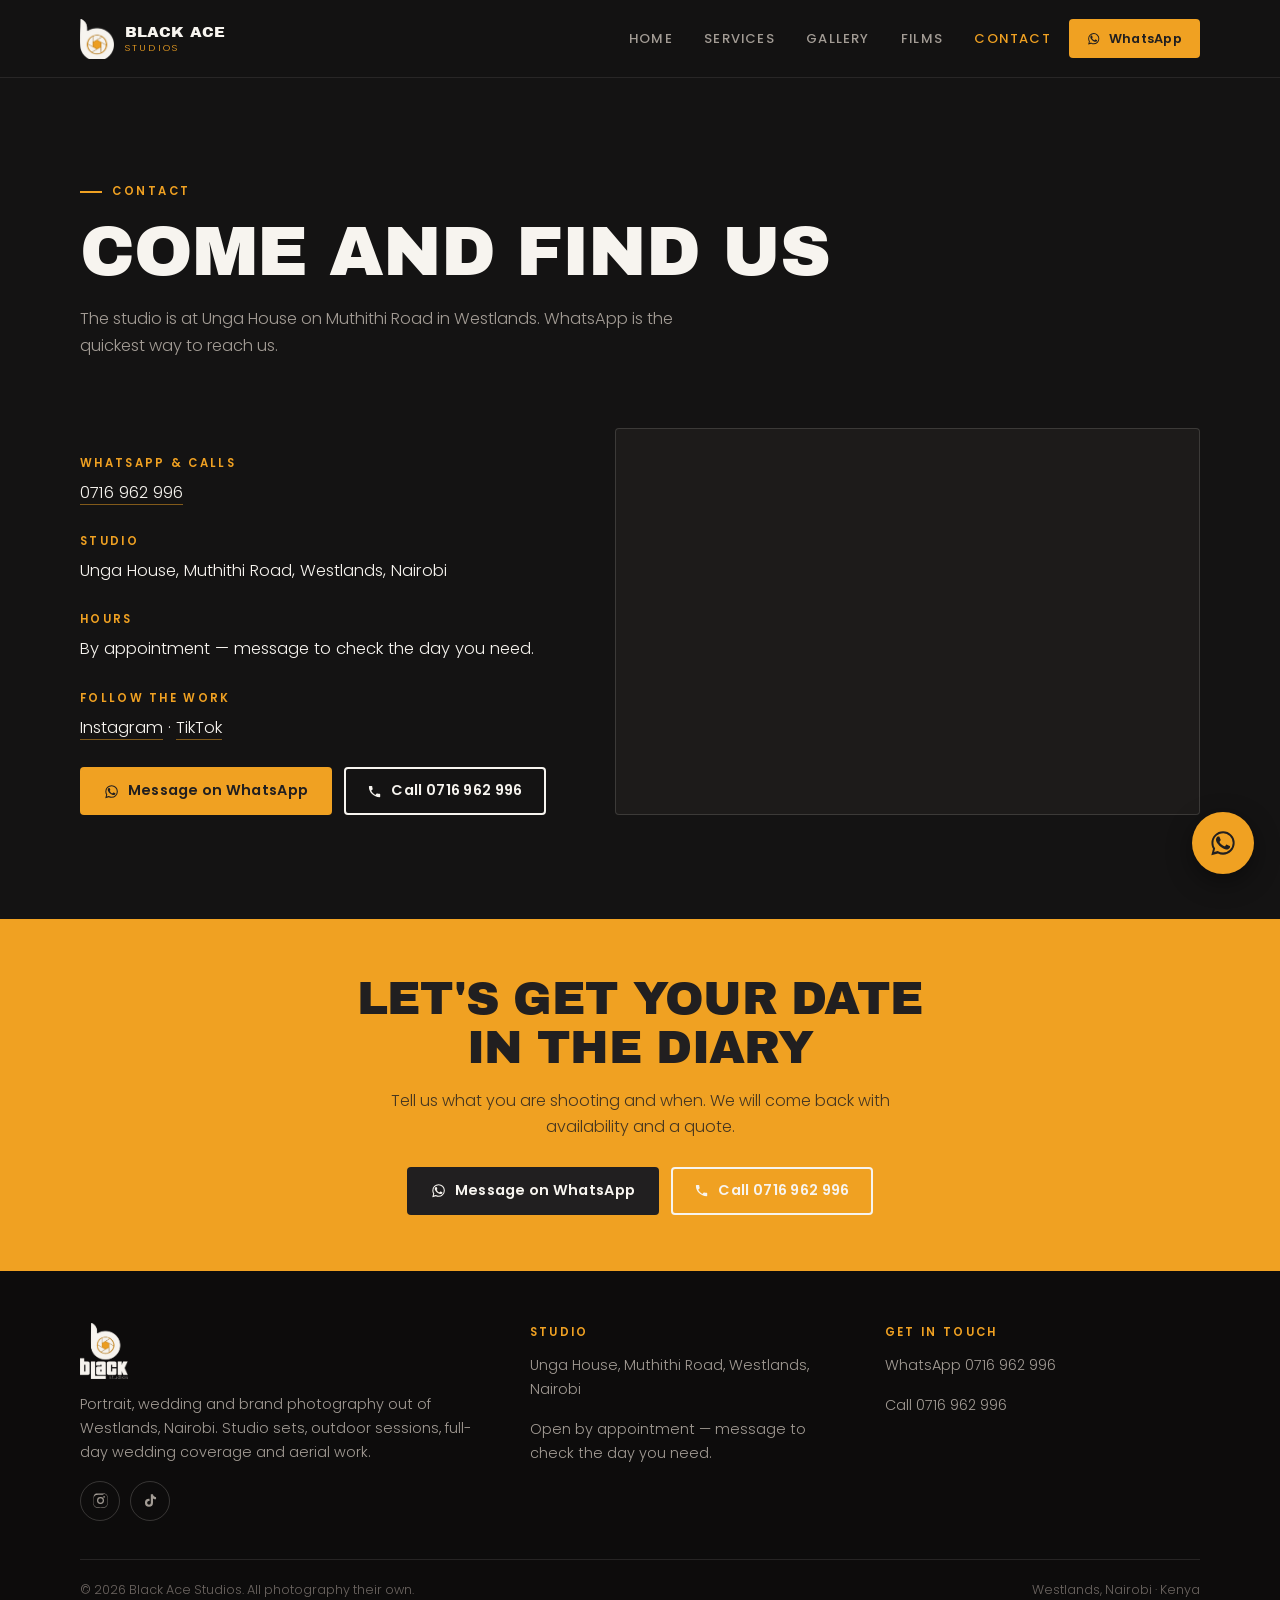
<file: contact.html>
<!DOCTYPE html>
<html lang="en">
<head>
<meta charset="utf-8">
<meta name="viewport" content="width=device-width, initial-scale=1">
<title>Contact | Black Ace Studios</title>
<meta name="description" content="Black Ace Studios, Unga House, Muthithi Road, Westlands, Nairobi. WhatsApp or call 0716 962 996 to check availability.">
<link rel="canonical" href="https://ignatius-kimeu.github.io/storyfront-black-ace-studios/contact.html">

<meta property="og:type" content="website">
<meta property="og:site_name" content="Black Ace Studios">
<meta property="og:title" content="Contact | Black Ace Studios">
<meta property="og:description" content="Black Ace Studios, Unga House, Muthithi Road, Westlands, Nairobi. WhatsApp or call 0716 962 996 to check availability.">
<meta property="og:url" content="https://ignatius-kimeu.github.io/storyfront-black-ace-studios/contact.html">
<meta property="og:image" content="https://ignatius-kimeu.github.io/storyfront-black-ace-studios/og-image.jpg">
<meta property="og:image:width" content="1200">
<meta property="og:image:height" content="630">
<meta name="twitter:card" content="summary_large_image">
<meta name="twitter:title" content="Contact | Black Ace Studios">
<meta name="twitter:description" content="Black Ace Studios, Unga House, Muthithi Road, Westlands, Nairobi. WhatsApp or call 0716 962 996 to check availability.">
<meta name="twitter:image" content="https://ignatius-kimeu.github.io/storyfront-black-ace-studios/og-image.jpg">
<meta name="theme-color" content="#141313">

<link rel="icon" href="favicon.ico" sizes="any">
<link rel="apple-touch-icon" href="apple-touch-icon.png">

<link rel="preconnect" href="https://fonts.googleapis.com">
<link rel="preconnect" href="https://fonts.gstatic.com" crossorigin>
<link href="https://fonts.googleapis.com/css2?family=Archivo+Black&family=Poppins:wght@300;400;500;600&display=swap" rel="stylesheet">
<link rel="stylesheet" href="styles.css">
</head>
<body>

<div id="splash" aria-hidden="true"><img src="images/mark-paper.png" alt=""></div>
<header class="hdr">
  <div class="wrap hdr__in">
    <a class="brand" href="index.html" aria-label="Black Ace Studios, home">
      <img src="images/mark-paper.png" alt="">
      <span class="brand__txt"><b>Black Ace</b><span>Studios</span></span>
    </a>
    <nav class="nav" aria-label="Main">
      <a href="index.html">Home</a><a href="services.html">Services</a><a href="gallery.html">Gallery</a><a href="films.html">Films</a><a href="contact.html" aria-current="page">Contact</a>
      <a class="btn btn--amber" href="https://wa.me/254716962996?text=Hi%20Black%20Ace%20Studios%2C%20I%20would%20like%20to%20check%20your%20availability%20for%20a%20shoot." target="_blank" rel="noopener"><svg viewBox="0 0 24 24" aria-hidden="true"><path d="M17.47 14.38c-.3-.15-1.76-.87-2.03-.97-.27-.1-.47-.15-.67.15-.2.3-.77.96-.95 1.16-.17.2-.35.22-.65.08-.3-.15-1.26-.47-2.4-1.48-.89-.79-1.49-1.77-1.66-2.07-.17-.3-.02-.46.13-.61.13-.13.3-.35.45-.52.15-.17.2-.3.3-.5.1-.2.05-.37-.02-.52-.08-.15-.67-1.61-.92-2.21-.24-.58-.49-.5-.67-.51h-.57c-.2 0-.52.07-.79.37-.27.3-1.04 1.02-1.04 2.48s1.06 2.88 1.21 3.08c.15.2 2.1 3.2 5.08 4.49.71.3 1.26.49 1.69.63.71.22 1.36.19 1.87.12.57-.09 1.76-.72 2.01-1.41.25-.7.25-1.29.17-1.42-.07-.13-.27-.2-.57-.35zM12.04 2A9.95 9.95 0 0 0 2.1 11.95c0 1.76.46 3.48 1.34 4.99L2 22.5l5.7-1.49a9.9 9.9 0 0 0 4.34 1h.01a9.95 9.95 0 0 0 9.94-9.95A9.95 9.95 0 0 0 12.04 2zm0 18.23h-.01a8.26 8.26 0 0 1-4.2-1.15l-.3-.18-3.12.82.83-3.04-.2-.31a8.24 8.24 0 0 1-1.26-4.42 8.27 8.27 0 0 1 14.11-5.85 8.2 8.2 0 0 1 2.43 5.86 8.27 8.27 0 0 1-8.28 8.27z"/></svg>WhatsApp</a>
    </nav>
    <button class="burger" aria-label="Menu" aria-expanded="false" aria-controls="mobnav">
      <span></span><span></span><span></span>
    </button>
  </div>
</header>
<nav id="mobnav" aria-label="Mobile">
  <a href="index.html">Home</a><a href="services.html">Services</a><a href="gallery.html">Gallery</a><a href="films.html">Films</a><a href="contact.html" aria-current="page">Contact</a>
  <a class="btn btn--amber" href="https://wa.me/254716962996?text=Hi%20Black%20Ace%20Studios%2C%20I%20would%20like%20to%20check%20your%20availability%20for%20a%20shoot." target="_blank" rel="noopener"><svg viewBox="0 0 24 24" aria-hidden="true"><path d="M17.47 14.38c-.3-.15-1.76-.87-2.03-.97-.27-.1-.47-.15-.67.15-.2.3-.77.96-.95 1.16-.17.2-.35.22-.65.08-.3-.15-1.26-.47-2.4-1.48-.89-.79-1.49-1.77-1.66-2.07-.17-.3-.02-.46.13-.61.13-.13.3-.35.45-.52.15-.17.2-.3.3-.5.1-.2.05-.37-.02-.52-.08-.15-.67-1.61-.92-2.21-.24-.58-.49-.5-.67-.51h-.57c-.2 0-.52.07-.79.37-.27.3-1.04 1.02-1.04 2.48s1.06 2.88 1.21 3.08c.15.2 2.1 3.2 5.08 4.49.71.3 1.26.49 1.69.63.71.22 1.36.19 1.87.12.57-.09 1.76-.72 2.01-1.41.25-.7.25-1.29.17-1.42-.07-.13-.27-.2-.57-.35zM12.04 2A9.95 9.95 0 0 0 2.1 11.95c0 1.76.46 3.48 1.34 4.99L2 22.5l5.7-1.49a9.9 9.9 0 0 0 4.34 1h.01a9.95 9.95 0 0 0 9.94-9.95A9.95 9.95 0 0 0 12.04 2zm0 18.23h-.01a8.26 8.26 0 0 1-4.2-1.15l-.3-.18-3.12.82.83-3.04-.2-.31a8.24 8.24 0 0 1-1.26-4.42 8.27 8.27 0 0 1 14.11-5.85 8.2 8.2 0 0 1 2.43 5.86 8.27 8.27 0 0 1-8.28 8.27z"/></svg>Message on WhatsApp</a>
  <a class="btn btn--ghost" href="tel:+254716962996"><svg viewBox="0 0 24 24" aria-hidden="true"><path d="M6.6 10.8a15.1 15.1 0 0 0 6.6 6.6l2.2-2.2c.3-.3.7-.4 1-.2 1.1.4 2.3.6 3.6.6.6 0 1 .4 1 1V20c0 .6-.4 1-1 1A17 17 0 0 1 3 4c0-.6.4-1 1-1h3.4c.6 0 1 .4 1 1 0 1.2.2 2.4.6 3.6.1.3 0 .7-.2 1l-2.2 2.2z"/></svg>Call 0716 962 996</a>
</nav>
<main>
<section class="section pagehead">
  <div class="wrap section-head rv">
    <p class="eyebrow">Contact</p>
    <h1>Come and find us</h1>
    <p class="lede" style="margin-top:18px">The studio is at Unga House on Muthithi Road in Westlands. WhatsApp is the quickest way to reach us.</p>
  </div>
</section>
<section class="section">
  <div class="wrap cx">
    <div class="rv">
      <dl>
        <dt>WhatsApp &amp; calls</dt>
        <dd><a href="https://wa.me/254716962996?text=Hi%20Black%20Ace%20Studios%2C%20I%20would%20like%20to%20check%20your%20availability%20for%20a%20shoot." target="_blank" rel="noopener">0716 962 996</a></dd>
        <dt>Studio</dt>
        <dd>Unga House, Muthithi Road, Westlands, Nairobi</dd>
        <dt>Hours</dt>
        <!-- Not confirmed with the owner and there is no Google listing to check
             against, so this stays honest rather than made up. -->
        <dd>By appointment &mdash; message to check the day you need.</dd>
        <dt>Follow the work</dt>
        <dd><a href="https://www.instagram.com/__blackacestudios__/" target="_blank" rel="noopener">Instagram</a> &middot; <a href="https://www.tiktok.com/@_blackacestudios_" target="_blank" rel="noopener">TikTok</a></dd>
      </dl>
      <div class="btn-row">
        <a class="btn btn--amber" href="https://wa.me/254716962996?text=Hi%20Black%20Ace%20Studios%2C%20I%20would%20like%20to%20check%20your%20availability%20for%20a%20shoot." target="_blank" rel="noopener"><svg viewBox="0 0 24 24" aria-hidden="true"><path d="M17.47 14.38c-.3-.15-1.76-.87-2.03-.97-.27-.1-.47-.15-.67.15-.2.3-.77.96-.95 1.16-.17.2-.35.22-.65.08-.3-.15-1.26-.47-2.4-1.48-.89-.79-1.49-1.77-1.66-2.07-.17-.3-.02-.46.13-.61.13-.13.3-.35.45-.52.15-.17.2-.3.3-.5.1-.2.05-.37-.02-.52-.08-.15-.67-1.61-.92-2.21-.24-.58-.49-.5-.67-.51h-.57c-.2 0-.52.07-.79.37-.27.3-1.04 1.02-1.04 2.48s1.06 2.88 1.21 3.08c.15.2 2.1 3.2 5.08 4.49.71.3 1.26.49 1.69.63.71.22 1.36.19 1.87.12.57-.09 1.76-.72 2.01-1.41.25-.7.25-1.29.17-1.42-.07-.13-.27-.2-.57-.35zM12.04 2A9.95 9.95 0 0 0 2.1 11.95c0 1.76.46 3.48 1.34 4.99L2 22.5l5.7-1.49a9.9 9.9 0 0 0 4.34 1h.01a9.95 9.95 0 0 0 9.94-9.95A9.95 9.95 0 0 0 12.04 2zm0 18.23h-.01a8.26 8.26 0 0 1-4.2-1.15l-.3-.18-3.12.82.83-3.04-.2-.31a8.24 8.24 0 0 1-1.26-4.42 8.27 8.27 0 0 1 14.11-5.85 8.2 8.2 0 0 1 2.43 5.86 8.27 8.27 0 0 1-8.28 8.27z"/></svg>Message on WhatsApp</a>
        <a class="btn btn--ghost" href="tel:+254716962996"><svg viewBox="0 0 24 24" aria-hidden="true"><path d="M6.6 10.8a15.1 15.1 0 0 0 6.6 6.6l2.2-2.2c.3-.3.7-.4 1-.2 1.1.4 2.3.6 3.6.6.6 0 1 .4 1 1V20c0 .6-.4 1-1 1A17 17 0 0 1 3 4c0-.6.4-1 1-1h3.4c.6 0 1 .4 1 1 0 1.2.2 2.4.6 3.6.1.3 0 .7-.2 1l-2.2 2.2z"/></svg>Call 0716 962 996</a>
      </div>
    </div>
    <div class="map rv">
      <iframe src="https://www.google.com/maps?q=Unga%20House%2C%20Muthithi%20Road%2C%20Westlands%2C%20Nairobi&output=embed" loading="lazy" referrerpolicy="no-referrer-when-downgrade"
              title="Map showing Unga House, Muthithi Road, Westlands, Nairobi"></iframe>
    </div>
  </div>
</section>
<section class="cta">
  <div class="wrap rv">
    <h2>Let's get your date in the diary</h2>
    <p>Tell us what you are shooting and when. We will come back with availability and a quote.</p>
    <div class="btn-row">
      <a class="btn btn--ink" href="https://wa.me/254716962996?text=Hi%20Black%20Ace%20Studios%2C%20I%20would%20like%20to%20check%20your%20availability%20for%20a%20shoot." target="_blank" rel="noopener"><svg viewBox="0 0 24 24" aria-hidden="true"><path d="M17.47 14.38c-.3-.15-1.76-.87-2.03-.97-.27-.1-.47-.15-.67.15-.2.3-.77.96-.95 1.16-.17.2-.35.22-.65.08-.3-.15-1.26-.47-2.4-1.48-.89-.79-1.49-1.77-1.66-2.07-.17-.3-.02-.46.13-.61.13-.13.3-.35.45-.52.15-.17.2-.3.3-.5.1-.2.05-.37-.02-.52-.08-.15-.67-1.61-.92-2.21-.24-.58-.49-.5-.67-.51h-.57c-.2 0-.52.07-.79.37-.27.3-1.04 1.02-1.04 2.48s1.06 2.88 1.21 3.08c.15.2 2.1 3.2 5.08 4.49.71.3 1.26.49 1.69.63.71.22 1.36.19 1.87.12.57-.09 1.76-.72 2.01-1.41.25-.7.25-1.29.17-1.42-.07-.13-.27-.2-.57-.35zM12.04 2A9.95 9.95 0 0 0 2.1 11.95c0 1.76.46 3.48 1.34 4.99L2 22.5l5.7-1.49a9.9 9.9 0 0 0 4.34 1h.01a9.95 9.95 0 0 0 9.94-9.95A9.95 9.95 0 0 0 12.04 2zm0 18.23h-.01a8.26 8.26 0 0 1-4.2-1.15l-.3-.18-3.12.82.83-3.04-.2-.31a8.24 8.24 0 0 1-1.26-4.42 8.27 8.27 0 0 1 14.11-5.85 8.2 8.2 0 0 1 2.43 5.86 8.27 8.27 0 0 1-8.28 8.27z"/></svg>Message on WhatsApp</a>
      <a class="btn btn--ghost" href="tel:+254716962996"><svg viewBox="0 0 24 24" aria-hidden="true"><path d="M6.6 10.8a15.1 15.1 0 0 0 6.6 6.6l2.2-2.2c.3-.3.7-.4 1-.2 1.1.4 2.3.6 3.6.6.6 0 1 .4 1 1V20c0 .6-.4 1-1 1A17 17 0 0 1 3 4c0-.6.4-1 1-1h3.4c.6 0 1 .4 1 1 0 1.2.2 2.4.6 3.6.1.3 0 .7-.2 1l-2.2 2.2z"/></svg>Call 0716 962 996</a>
    </div>
  </div>
</section>
</main>

<footer class="ftr">
  <div class="wrap">
    <div class="ftr__grid">
      <div>
        <img class="mk" src="images/logo-paper.png" alt="Black Ace Studios">
        <p>Portrait, wedding and brand photography out of Westlands, Nairobi. Studio sets, outdoor sessions, full-day wedding coverage and aerial work.</p>
        <div class="socials">
          <a href="https://www.instagram.com/__blackacestudios__/" target="_blank" rel="noopener" aria-label="Instagram"><svg viewBox="0 0 24 24" aria-hidden="true"><path d="M12 2.2c3.2 0 3.6 0 4.9.07 1.2.05 1.8.25 2.2.42.6.22 1 .48 1.4.9.4.4.7.8.9 1.4.2.4.4 1 .4 2.2.1 1.3.1 1.7.1 4.9s0 3.6-.1 4.9c0 1.2-.2 1.8-.4 2.2-.2.6-.5 1-.9 1.4-.4.4-.8.7-1.4.9-.4.2-1 .4-2.2.4-1.3.1-1.7.1-4.9.1s-3.6 0-4.9-.1c-1.2 0-1.8-.2-2.2-.4-.6-.2-1-.5-1.4-.9-.4-.4-.7-.8-.9-1.4-.2-.4-.4-1-.4-2.2C2.2 15.6 2.2 15.2 2.2 12s0-3.6.1-4.9c0-1.2.2-1.8.4-2.2.2-.6.5-1 .9-1.4.4-.4.8-.7 1.4-.9.4-.2 1-.4 2.2-.4C8.4 2.2 8.8 2.2 12 2.2zm0 1.8c-3.1 0-3.5 0-4.7.07-1.1.05-1.7.24-2.1.4-.5.2-.9.44-1.3.84-.4.4-.64.8-.84 1.3-.16.4-.35 1-.4 2.1C2.6 8.5 2.6 8.9 2.6 12s0 3.5.06 4.7c.05 1.1.24 1.7.4 2.1.2.5.44.9.84 1.3.4.4.8.64 1.3.84.4.16 1 .35 2.1.4 1.2.06 1.6.06 4.7.06s3.5 0 4.7-.06c1.1-.05 1.7-.24 2.1-.4.5-.2.9-.44 1.3-.84.4-.4.64-.8.84-1.3.16-.4.35-1 .4-2.1.06-1.2.06-1.6.06-4.7s0-3.5-.06-4.7c-.05-1.1-.24-1.7-.4-2.1-.2-.5-.44-.9-.84-1.3-.4-.4-.8-.64-1.3-.84-.4-.16-1-.35-2.1-.4C15.5 4 15.1 4 12 4zm0 3.1a4.9 4.9 0 1 1 0 9.8 4.9 4.9 0 0 1 0-9.8zm0 8.1a3.2 3.2 0 1 0 0-6.4 3.2 3.2 0 0 0 0 6.4zm6.2-8.3a1.15 1.15 0 1 1-2.3 0 1.15 1.15 0 0 1 2.3 0z"/></svg></a>
          <a href="https://www.tiktok.com/@_blackacestudios_" target="_blank" rel="noopener" aria-label="TikTok"><svg viewBox="0 0 24 24" aria-hidden="true"><path d="M16.6 5.82A4.28 4.28 0 0 1 15.54 3h-3.09v12.4a2.59 2.59 0 0 1-2.59 2.5 2.59 2.59 0 1 1 .77-5.06V9.68a5.68 5.68 0 0 0-.77-.05A5.68 5.68 0 1 0 15.54 15.3V9.01a7.35 7.35 0 0 0 4.3 1.38V7.3a4.28 4.28 0 0 1-3.24-1.48z"/></svg></a>
        </div>
      </div>
      <div>
        <h4>Studio</h4>
        <p>Unga House, Muthithi Road, Westlands, Nairobi</p>
        <!-- Hours were never confirmed by the owner and no Google listing exists to
             cross-check against, so we say "by appointment" rather than invent times. -->
        <p>Open by appointment &mdash; message to check the day you need.</p>
      </div>
      <div>
        <h4>Get in touch</h4>
        <p><a href="https://wa.me/254716962996?text=Hi%20Black%20Ace%20Studios%2C%20I%20would%20like%20to%20check%20your%20availability%20for%20a%20shoot." target="_blank" rel="noopener">WhatsApp 0716 962 996</a></p>
        <p><a href="tel:+254716962996">Call 0716 962 996</a></p>
      </div>
    </div>
    <div class="ftr__base">
      <span>&copy; <span id="yr">2026</span> Black Ace Studios. All photography their own.</span>
      <span>Westlands, Nairobi &middot; Kenya</span>
    </div>
  </div>
</footer>

<a class="wa-float" href="https://wa.me/254716962996?text=Hi%20Black%20Ace%20Studios%2C%20I%20would%20like%20to%20check%20your%20availability%20for%20a%20shoot." target="_blank" rel="noopener" aria-label="Message Black Ace Studios on WhatsApp"><svg viewBox="0 0 24 24" aria-hidden="true"><path d="M17.47 14.38c-.3-.15-1.76-.87-2.03-.97-.27-.1-.47-.15-.67.15-.2.3-.77.96-.95 1.16-.17.2-.35.22-.65.08-.3-.15-1.26-.47-2.4-1.48-.89-.79-1.49-1.77-1.66-2.07-.17-.3-.02-.46.13-.61.13-.13.3-.35.45-.52.15-.17.2-.3.3-.5.1-.2.05-.37-.02-.52-.08-.15-.67-1.61-.92-2.21-.24-.58-.49-.5-.67-.51h-.57c-.2 0-.52.07-.79.37-.27.3-1.04 1.02-1.04 2.48s1.06 2.88 1.21 3.08c.15.2 2.1 3.2 5.08 4.49.71.3 1.26.49 1.69.63.71.22 1.36.19 1.87.12.57-.09 1.76-.72 2.01-1.41.25-.7.25-1.29.17-1.42-.07-.13-.27-.2-.57-.35zM12.04 2A9.95 9.95 0 0 0 2.1 11.95c0 1.76.46 3.48 1.34 4.99L2 22.5l5.7-1.49a9.9 9.9 0 0 0 4.34 1h.01a9.95 9.95 0 0 0 9.94-9.95A9.95 9.95 0 0 0 12.04 2zm0 18.23h-.01a8.26 8.26 0 0 1-4.2-1.15l-.3-.18-3.12.82.83-3.04-.2-.31a8.24 8.24 0 0 1-1.26-4.42 8.27 8.27 0 0 1 14.11-5.85 8.2 8.2 0 0 1 2.43 5.86 8.27 8.27 0 0 1-8.28 8.27z"/></svg></a>

<script src="site.js"></script>
</body>
</html>
</file>
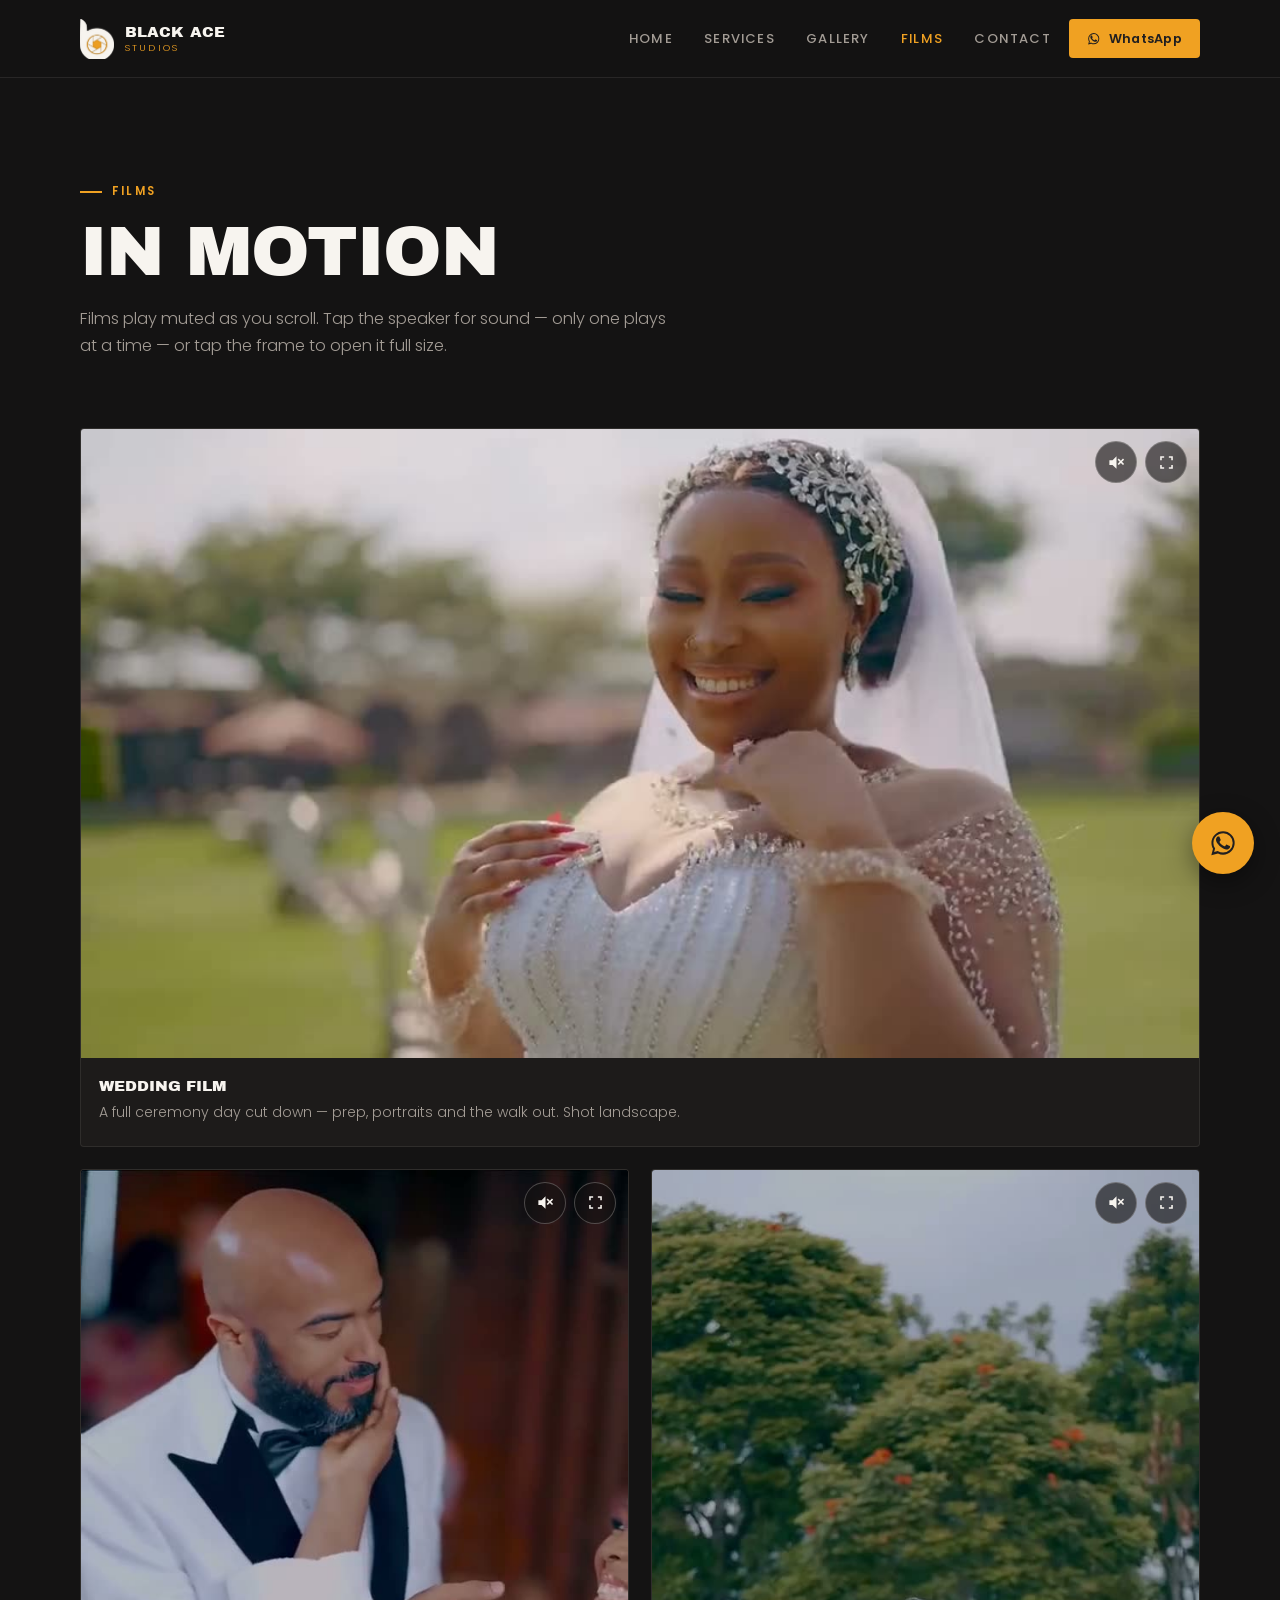
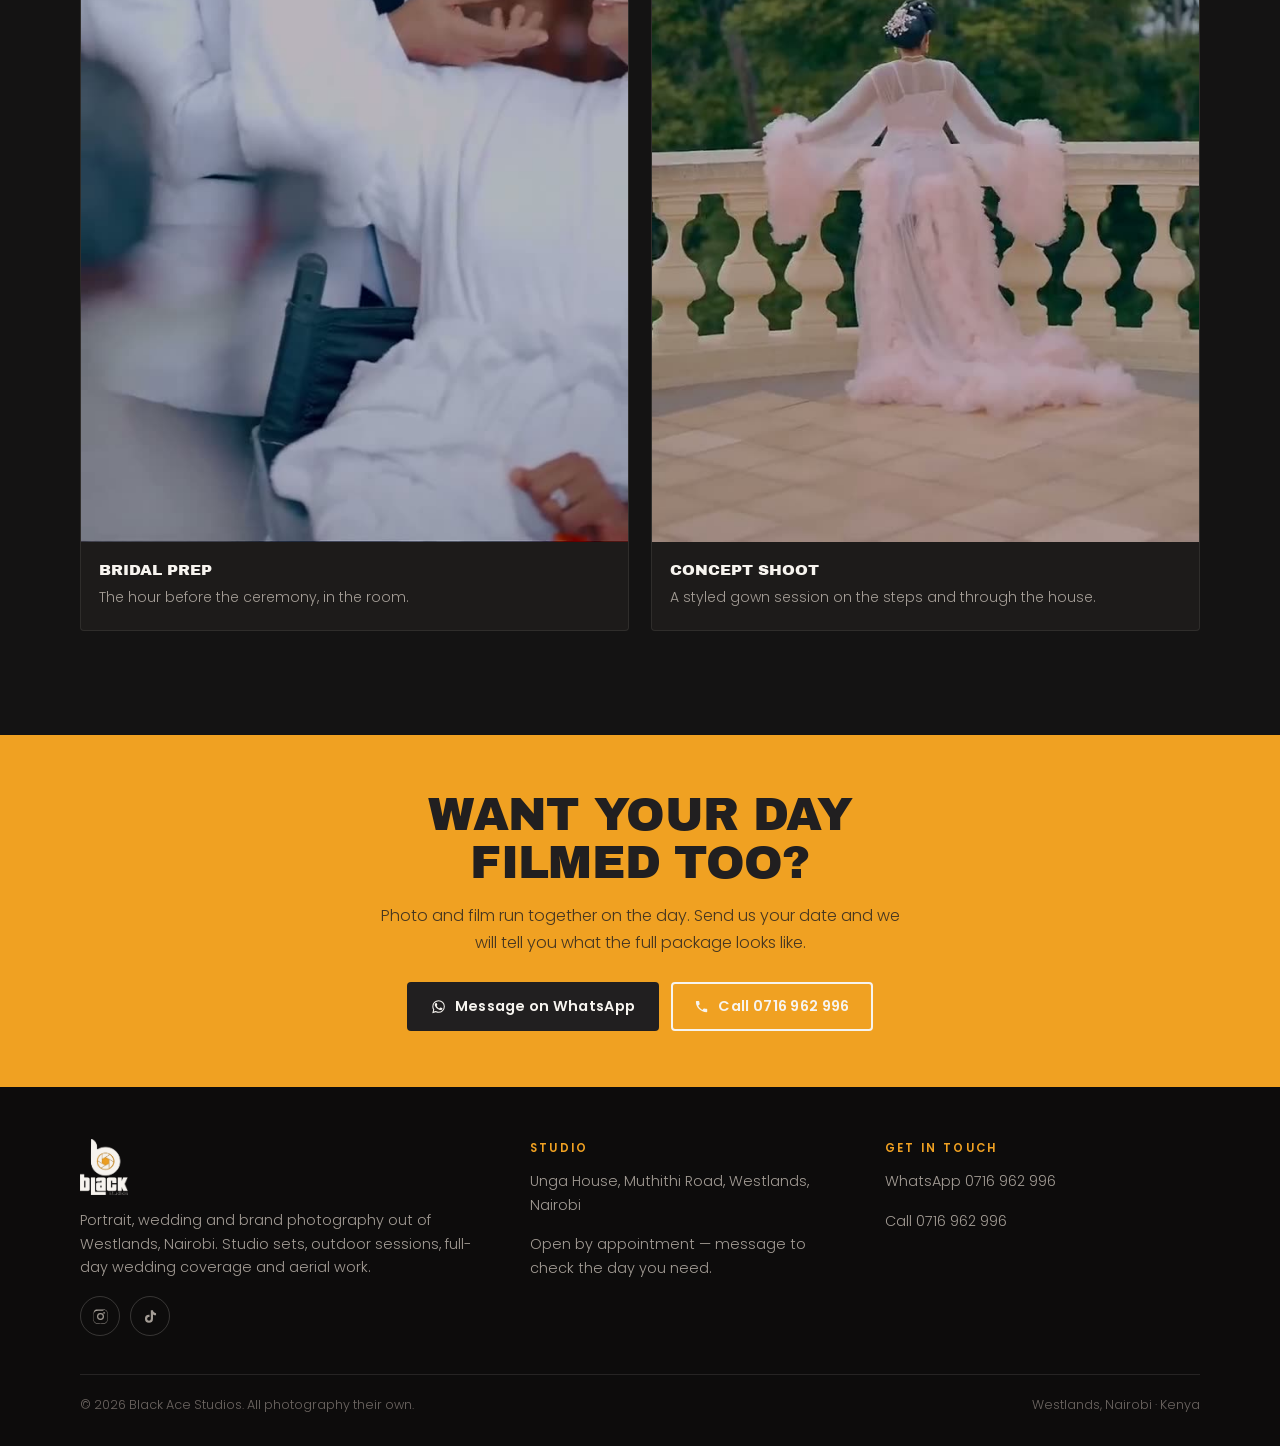
<file: films.html>
<!DOCTYPE html>
<html lang="en">
<head>
<meta charset="utf-8">
<meta name="viewport" content="width=device-width, initial-scale=1">
<title>Films | Black Ace Studios</title>
<meta name="description" content="Wedding films, bridal prep and concept shoot reels from Black Ace Studios, Westlands Nairobi. Cinematography and drone coverage.">
<link rel="canonical" href="https://ignatius-kimeu.github.io/storyfront-black-ace-studios/films.html">

<meta property="og:type" content="website">
<meta property="og:site_name" content="Black Ace Studios">
<meta property="og:title" content="Films | Black Ace Studios">
<meta property="og:description" content="Wedding films, bridal prep and concept shoot reels from Black Ace Studios, Westlands Nairobi. Cinematography and drone coverage.">
<meta property="og:url" content="https://ignatius-kimeu.github.io/storyfront-black-ace-studios/films.html">
<meta property="og:image" content="https://ignatius-kimeu.github.io/storyfront-black-ace-studios/og-image.jpg">
<meta property="og:image:width" content="1200">
<meta property="og:image:height" content="630">
<meta name="twitter:card" content="summary_large_image">
<meta name="twitter:title" content="Films | Black Ace Studios">
<meta name="twitter:description" content="Wedding films, bridal prep and concept shoot reels from Black Ace Studios, Westlands Nairobi. Cinematography and drone coverage.">
<meta name="twitter:image" content="https://ignatius-kimeu.github.io/storyfront-black-ace-studios/og-image.jpg">
<meta name="theme-color" content="#141313">

<link rel="icon" href="favicon.ico" sizes="any">
<link rel="apple-touch-icon" href="apple-touch-icon.png">

<link rel="preconnect" href="https://fonts.googleapis.com">
<link rel="preconnect" href="https://fonts.gstatic.com" crossorigin>
<link href="https://fonts.googleapis.com/css2?family=Archivo+Black&family=Poppins:wght@300;400;500;600&display=swap" rel="stylesheet">
<link rel="stylesheet" href="styles.css">
</head>
<body>

<div id="splash" aria-hidden="true"><img src="images/mark-paper.png" alt=""></div>
<header class="hdr">
  <div class="wrap hdr__in">
    <a class="brand" href="index.html" aria-label="Black Ace Studios, home">
      <img src="images/mark-paper.png" alt="">
      <span class="brand__txt"><b>Black Ace</b><span>Studios</span></span>
    </a>
    <nav class="nav" aria-label="Main">
      <a href="index.html">Home</a><a href="services.html">Services</a><a href="gallery.html">Gallery</a><a href="films.html" aria-current="page">Films</a><a href="contact.html">Contact</a>
      <a class="btn btn--amber" href="https://wa.me/254716962996?text=Hi%20Black%20Ace%20Studios%2C%20I%20saw%20your%20films%20and%20I%20would%20like%20to%20ask%20about%20wedding%20coverage." target="_blank" rel="noopener"><svg viewBox="0 0 24 24" aria-hidden="true"><path d="M17.47 14.38c-.3-.15-1.76-.87-2.03-.97-.27-.1-.47-.15-.67.15-.2.3-.77.96-.95 1.16-.17.2-.35.22-.65.08-.3-.15-1.26-.47-2.4-1.48-.89-.79-1.49-1.77-1.66-2.07-.17-.3-.02-.46.13-.61.13-.13.3-.35.45-.52.15-.17.2-.3.3-.5.1-.2.05-.37-.02-.52-.08-.15-.67-1.61-.92-2.21-.24-.58-.49-.5-.67-.51h-.57c-.2 0-.52.07-.79.37-.27.3-1.04 1.02-1.04 2.48s1.06 2.88 1.21 3.08c.15.2 2.1 3.2 5.08 4.49.71.3 1.26.49 1.69.63.71.22 1.36.19 1.87.12.57-.09 1.76-.72 2.01-1.41.25-.7.25-1.29.17-1.42-.07-.13-.27-.2-.57-.35zM12.04 2A9.95 9.95 0 0 0 2.1 11.95c0 1.76.46 3.48 1.34 4.99L2 22.5l5.7-1.49a9.9 9.9 0 0 0 4.34 1h.01a9.95 9.95 0 0 0 9.94-9.95A9.95 9.95 0 0 0 12.04 2zm0 18.23h-.01a8.26 8.26 0 0 1-4.2-1.15l-.3-.18-3.12.82.83-3.04-.2-.31a8.24 8.24 0 0 1-1.26-4.42 8.27 8.27 0 0 1 14.11-5.85 8.2 8.2 0 0 1 2.43 5.86 8.27 8.27 0 0 1-8.28 8.27z"/></svg>WhatsApp</a>
    </nav>
    <button class="burger" aria-label="Menu" aria-expanded="false" aria-controls="mobnav">
      <span></span><span></span><span></span>
    </button>
  </div>
</header>
<nav id="mobnav" aria-label="Mobile">
  <a href="index.html">Home</a><a href="services.html">Services</a><a href="gallery.html">Gallery</a><a href="films.html" aria-current="page">Films</a><a href="contact.html">Contact</a>
  <a class="btn btn--amber" href="https://wa.me/254716962996?text=Hi%20Black%20Ace%20Studios%2C%20I%20saw%20your%20films%20and%20I%20would%20like%20to%20ask%20about%20wedding%20coverage." target="_blank" rel="noopener"><svg viewBox="0 0 24 24" aria-hidden="true"><path d="M17.47 14.38c-.3-.15-1.76-.87-2.03-.97-.27-.1-.47-.15-.67.15-.2.3-.77.96-.95 1.16-.17.2-.35.22-.65.08-.3-.15-1.26-.47-2.4-1.48-.89-.79-1.49-1.77-1.66-2.07-.17-.3-.02-.46.13-.61.13-.13.3-.35.45-.52.15-.17.2-.3.3-.5.1-.2.05-.37-.02-.52-.08-.15-.67-1.61-.92-2.21-.24-.58-.49-.5-.67-.51h-.57c-.2 0-.52.07-.79.37-.27.3-1.04 1.02-1.04 2.48s1.06 2.88 1.21 3.08c.15.2 2.1 3.2 5.08 4.49.71.3 1.26.49 1.69.63.71.22 1.36.19 1.87.12.57-.09 1.76-.72 2.01-1.41.25-.7.25-1.29.17-1.42-.07-.13-.27-.2-.57-.35zM12.04 2A9.95 9.95 0 0 0 2.1 11.95c0 1.76.46 3.48 1.34 4.99L2 22.5l5.7-1.49a9.9 9.9 0 0 0 4.34 1h.01a9.95 9.95 0 0 0 9.94-9.95A9.95 9.95 0 0 0 12.04 2zm0 18.23h-.01a8.26 8.26 0 0 1-4.2-1.15l-.3-.18-3.12.82.83-3.04-.2-.31a8.24 8.24 0 0 1-1.26-4.42 8.27 8.27 0 0 1 14.11-5.85 8.2 8.2 0 0 1 2.43 5.86 8.27 8.27 0 0 1-8.28 8.27z"/></svg>Message on WhatsApp</a>
  <a class="btn btn--ghost" href="tel:+254716962996"><svg viewBox="0 0 24 24" aria-hidden="true"><path d="M6.6 10.8a15.1 15.1 0 0 0 6.6 6.6l2.2-2.2c.3-.3.7-.4 1-.2 1.1.4 2.3.6 3.6.6.6 0 1 .4 1 1V20c0 .6-.4 1-1 1A17 17 0 0 1 3 4c0-.6.4-1 1-1h3.4c.6 0 1 .4 1 1 0 1.2.2 2.4.6 3.6.1.3 0 .7-.2 1l-2.2 2.2z"/></svg>Call 0716 962 996</a>
</nav>
<main>
<section class="section pagehead">
  <div class="wrap section-head rv">
    <p class="eyebrow">Films</p>
    <h1>In motion</h1>
    <p class="lede" style="margin-top:18px">Films play muted as you scroll. Tap the speaker for sound &mdash; only one plays at a time &mdash; or tap the frame to open it full size.</p>
  </div>
</section>
<section class="section">
  <div class="wrap">
    <div class="films">
      <figure class="film film--wide rv" style="margin:0">
  <video id="v-wedding-film" playsinline muted loop preload="none" poster="images/poster-wedding-film.jpg">
    <source src="videos/wedding-film.mp4" type="video/mp4">
  </video>
  <div class="film__ctl">
    <button class="vbtn vbtn--sound" data-for="v-wedding-film" aria-pressed="false" aria-label="Play this film with sound"></button>
    <button class="vbtn vbtn--full" data-for="v-wedding-film" aria-label="Open film full size"><svg viewBox="0 0 24 24" aria-hidden="true"><path d="M4 9V4h5v2H6v3H4zm11-5h5v5h-2V6h-3V4zM4 15h2v3h3v2H4v-5zm14 3v-3h2v5h-5v-2h3z"/></svg></button>
  </div>
  <figcaption class="film__cap"><b>Wedding film</b><span>A full ceremony day cut down &mdash; prep, portraits and the walk out. Shot landscape.</span></figcaption>
</figure>
      <figure class="film rv" style="margin:0">
  <video id="v-bridal-prep" playsinline muted loop preload="none" poster="images/poster-bridal-prep.jpg">
    <source src="videos/bridal-prep.mp4" type="video/mp4">
  </video>
  <div class="film__ctl">
    <button class="vbtn vbtn--sound" data-for="v-bridal-prep" aria-pressed="false" aria-label="Play this film with sound"></button>
    <button class="vbtn vbtn--full" data-for="v-bridal-prep" aria-label="Open film full size"><svg viewBox="0 0 24 24" aria-hidden="true"><path d="M4 9V4h5v2H6v3H4zm11-5h5v5h-2V6h-3V4zM4 15h2v3h3v2H4v-5zm14 3v-3h2v5h-5v-2h3z"/></svg></button>
  </div>
  <figcaption class="film__cap"><b>Bridal prep</b><span>The hour before the ceremony, in the room.</span></figcaption>
</figure><figure class="film rv" style="margin:0">
  <video id="v-manor-concept" playsinline muted loop preload="none" poster="images/poster-manor-concept.jpg">
    <source src="videos/manor-concept.mp4" type="video/mp4">
  </video>
  <div class="film__ctl">
    <button class="vbtn vbtn--sound" data-for="v-manor-concept" aria-pressed="false" aria-label="Play this film with sound"></button>
    <button class="vbtn vbtn--full" data-for="v-manor-concept" aria-label="Open film full size"><svg viewBox="0 0 24 24" aria-hidden="true"><path d="M4 9V4h5v2H6v3H4zm11-5h5v5h-2V6h-3V4zM4 15h2v3h3v2H4v-5zm14 3v-3h2v5h-5v-2h3z"/></svg></button>
  </div>
  <figcaption class="film__cap"><b>Concept shoot</b><span>A styled gown session on the steps and through the house.</span></figcaption>
</figure>
    </div>
  </div>
</section>
<section class="cta">
  <div class="wrap rv">
    <h2>Want your day filmed too?</h2>
    <p>Photo and film run together on the day. Send us your date and we will tell you what the full package looks like.</p>
    <div class="btn-row">
      <a class="btn btn--ink" href="https://wa.me/254716962996?text=Hi%20Black%20Ace%20Studios%2C%20I%20saw%20your%20films%20and%20I%20would%20like%20to%20ask%20about%20wedding%20coverage." target="_blank" rel="noopener"><svg viewBox="0 0 24 24" aria-hidden="true"><path d="M17.47 14.38c-.3-.15-1.76-.87-2.03-.97-.27-.1-.47-.15-.67.15-.2.3-.77.96-.95 1.16-.17.2-.35.22-.65.08-.3-.15-1.26-.47-2.4-1.48-.89-.79-1.49-1.77-1.66-2.07-.17-.3-.02-.46.13-.61.13-.13.3-.35.45-.52.15-.17.2-.3.3-.5.1-.2.05-.37-.02-.52-.08-.15-.67-1.61-.92-2.21-.24-.58-.49-.5-.67-.51h-.57c-.2 0-.52.07-.79.37-.27.3-1.04 1.02-1.04 2.48s1.06 2.88 1.21 3.08c.15.2 2.1 3.2 5.08 4.49.71.3 1.26.49 1.69.63.71.22 1.36.19 1.87.12.57-.09 1.76-.72 2.01-1.41.25-.7.25-1.29.17-1.42-.07-.13-.27-.2-.57-.35zM12.04 2A9.95 9.95 0 0 0 2.1 11.95c0 1.76.46 3.48 1.34 4.99L2 22.5l5.7-1.49a9.9 9.9 0 0 0 4.34 1h.01a9.95 9.95 0 0 0 9.94-9.95A9.95 9.95 0 0 0 12.04 2zm0 18.23h-.01a8.26 8.26 0 0 1-4.2-1.15l-.3-.18-3.12.82.83-3.04-.2-.31a8.24 8.24 0 0 1-1.26-4.42 8.27 8.27 0 0 1 14.11-5.85 8.2 8.2 0 0 1 2.43 5.86 8.27 8.27 0 0 1-8.28 8.27z"/></svg>Message on WhatsApp</a>
      <a class="btn btn--ghost" href="tel:+254716962996"><svg viewBox="0 0 24 24" aria-hidden="true"><path d="M6.6 10.8a15.1 15.1 0 0 0 6.6 6.6l2.2-2.2c.3-.3.7-.4 1-.2 1.1.4 2.3.6 3.6.6.6 0 1 .4 1 1V20c0 .6-.4 1-1 1A17 17 0 0 1 3 4c0-.6.4-1 1-1h3.4c.6 0 1 .4 1 1 0 1.2.2 2.4.6 3.6.1.3 0 .7-.2 1l-2.2 2.2z"/></svg>Call 0716 962 996</a>
    </div>
  </div>
</section>
<div id="fv" role="dialog" aria-modal="true" aria-label="Film player">
  <button class="lb__btn" id="fvClose" aria-label="Close film">&times;</button>
  <video playsinline controls></video>
</div>
</main>

<footer class="ftr">
  <div class="wrap">
    <div class="ftr__grid">
      <div>
        <img class="mk" src="images/logo-paper.png" alt="Black Ace Studios">
        <p>Portrait, wedding and brand photography out of Westlands, Nairobi. Studio sets, outdoor sessions, full-day wedding coverage and aerial work.</p>
        <div class="socials">
          <a href="https://www.instagram.com/__blackacestudios__/" target="_blank" rel="noopener" aria-label="Instagram"><svg viewBox="0 0 24 24" aria-hidden="true"><path d="M12 2.2c3.2 0 3.6 0 4.9.07 1.2.05 1.8.25 2.2.42.6.22 1 .48 1.4.9.4.4.7.8.9 1.4.2.4.4 1 .4 2.2.1 1.3.1 1.7.1 4.9s0 3.6-.1 4.9c0 1.2-.2 1.8-.4 2.2-.2.6-.5 1-.9 1.4-.4.4-.8.7-1.4.9-.4.2-1 .4-2.2.4-1.3.1-1.7.1-4.9.1s-3.6 0-4.9-.1c-1.2 0-1.8-.2-2.2-.4-.6-.2-1-.5-1.4-.9-.4-.4-.7-.8-.9-1.4-.2-.4-.4-1-.4-2.2C2.2 15.6 2.2 15.2 2.2 12s0-3.6.1-4.9c0-1.2.2-1.8.4-2.2.2-.6.5-1 .9-1.4.4-.4.8-.7 1.4-.9.4-.2 1-.4 2.2-.4C8.4 2.2 8.8 2.2 12 2.2zm0 1.8c-3.1 0-3.5 0-4.7.07-1.1.05-1.7.24-2.1.4-.5.2-.9.44-1.3.84-.4.4-.64.8-.84 1.3-.16.4-.35 1-.4 2.1C2.6 8.5 2.6 8.9 2.6 12s0 3.5.06 4.7c.05 1.1.24 1.7.4 2.1.2.5.44.9.84 1.3.4.4.8.64 1.3.84.4.16 1 .35 2.1.4 1.2.06 1.6.06 4.7.06s3.5 0 4.7-.06c1.1-.05 1.7-.24 2.1-.4.5-.2.9-.44 1.3-.84.4-.4.64-.8.84-1.3.16-.4.35-1 .4-2.1.06-1.2.06-1.6.06-4.7s0-3.5-.06-4.7c-.05-1.1-.24-1.7-.4-2.1-.2-.5-.44-.9-.84-1.3-.4-.4-.8-.64-1.3-.84-.4-.16-1-.35-2.1-.4C15.5 4 15.1 4 12 4zm0 3.1a4.9 4.9 0 1 1 0 9.8 4.9 4.9 0 0 1 0-9.8zm0 8.1a3.2 3.2 0 1 0 0-6.4 3.2 3.2 0 0 0 0 6.4zm6.2-8.3a1.15 1.15 0 1 1-2.3 0 1.15 1.15 0 0 1 2.3 0z"/></svg></a>
          <a href="https://www.tiktok.com/@_blackacestudios_" target="_blank" rel="noopener" aria-label="TikTok"><svg viewBox="0 0 24 24" aria-hidden="true"><path d="M16.6 5.82A4.28 4.28 0 0 1 15.54 3h-3.09v12.4a2.59 2.59 0 0 1-2.59 2.5 2.59 2.59 0 1 1 .77-5.06V9.68a5.68 5.68 0 0 0-.77-.05A5.68 5.68 0 1 0 15.54 15.3V9.01a7.35 7.35 0 0 0 4.3 1.38V7.3a4.28 4.28 0 0 1-3.24-1.48z"/></svg></a>
        </div>
      </div>
      <div>
        <h4>Studio</h4>
        <p>Unga House, Muthithi Road, Westlands, Nairobi</p>
        <!-- Hours were never confirmed by the owner and no Google listing exists to
             cross-check against, so we say "by appointment" rather than invent times. -->
        <p>Open by appointment &mdash; message to check the day you need.</p>
      </div>
      <div>
        <h4>Get in touch</h4>
        <p><a href="https://wa.me/254716962996?text=Hi%20Black%20Ace%20Studios%2C%20I%20saw%20your%20films%20and%20I%20would%20like%20to%20ask%20about%20wedding%20coverage." target="_blank" rel="noopener">WhatsApp 0716 962 996</a></p>
        <p><a href="tel:+254716962996">Call 0716 962 996</a></p>
      </div>
    </div>
    <div class="ftr__base">
      <span>&copy; <span id="yr">2026</span> Black Ace Studios. All photography their own.</span>
      <span>Westlands, Nairobi &middot; Kenya</span>
    </div>
  </div>
</footer>

<a class="wa-float" href="https://wa.me/254716962996?text=Hi%20Black%20Ace%20Studios%2C%20I%20saw%20your%20films%20and%20I%20would%20like%20to%20ask%20about%20wedding%20coverage." target="_blank" rel="noopener" aria-label="Message Black Ace Studios on WhatsApp"><svg viewBox="0 0 24 24" aria-hidden="true"><path d="M17.47 14.38c-.3-.15-1.76-.87-2.03-.97-.27-.1-.47-.15-.67.15-.2.3-.77.96-.95 1.16-.17.2-.35.22-.65.08-.3-.15-1.26-.47-2.4-1.48-.89-.79-1.49-1.77-1.66-2.07-.17-.3-.02-.46.13-.61.13-.13.3-.35.45-.52.15-.17.2-.3.3-.5.1-.2.05-.37-.02-.52-.08-.15-.67-1.61-.92-2.21-.24-.58-.49-.5-.67-.51h-.57c-.2 0-.52.07-.79.37-.27.3-1.04 1.02-1.04 2.48s1.06 2.88 1.21 3.08c.15.2 2.1 3.2 5.08 4.49.71.3 1.26.49 1.69.63.71.22 1.36.19 1.87.12.57-.09 1.76-.72 2.01-1.41.25-.7.25-1.29.17-1.42-.07-.13-.27-.2-.57-.35zM12.04 2A9.95 9.95 0 0 0 2.1 11.95c0 1.76.46 3.48 1.34 4.99L2 22.5l5.7-1.49a9.9 9.9 0 0 0 4.34 1h.01a9.95 9.95 0 0 0 9.94-9.95A9.95 9.95 0 0 0 12.04 2zm0 18.23h-.01a8.26 8.26 0 0 1-4.2-1.15l-.3-.18-3.12.82.83-3.04-.2-.31a8.24 8.24 0 0 1-1.26-4.42 8.27 8.27 0 0 1 14.11-5.85 8.2 8.2 0 0 1 2.43 5.86 8.27 8.27 0 0 1-8.28 8.27z"/></svg></a>

<script src="site.js"></script>
</body>
</html>
</file>
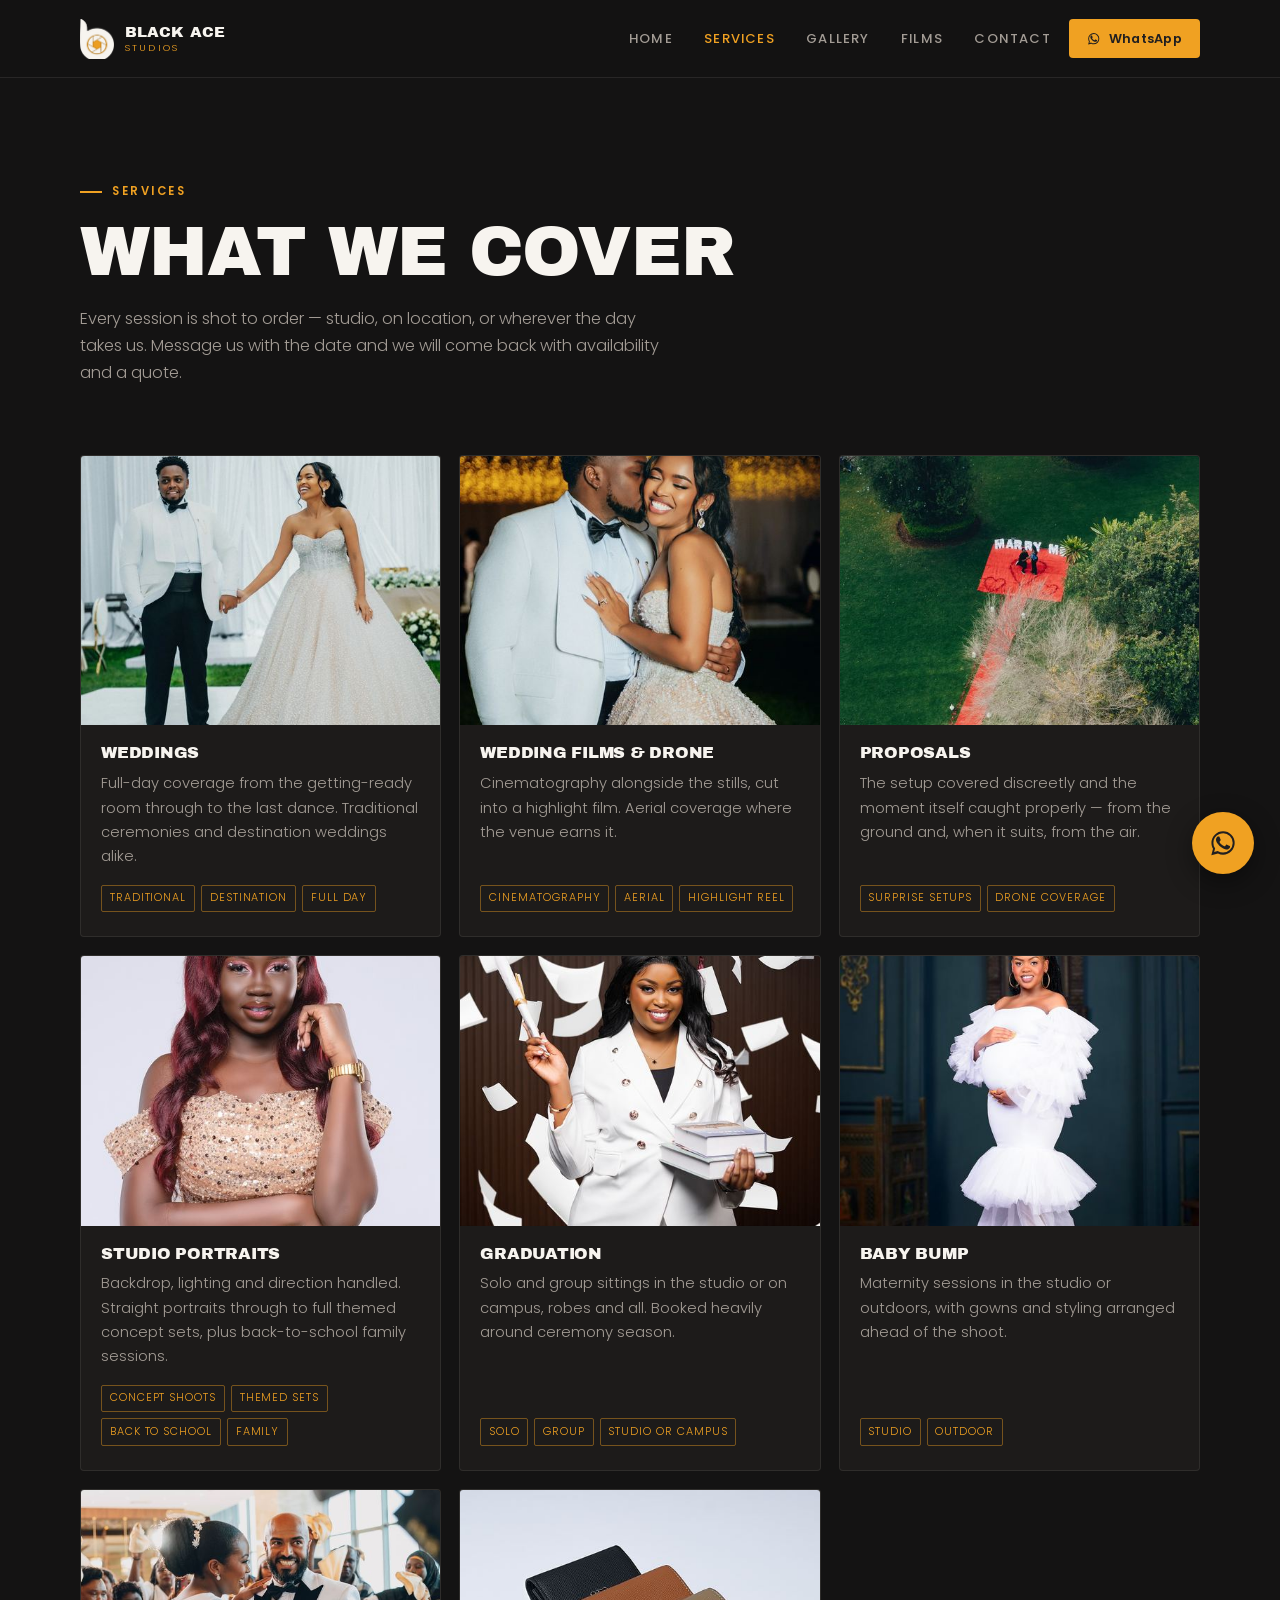
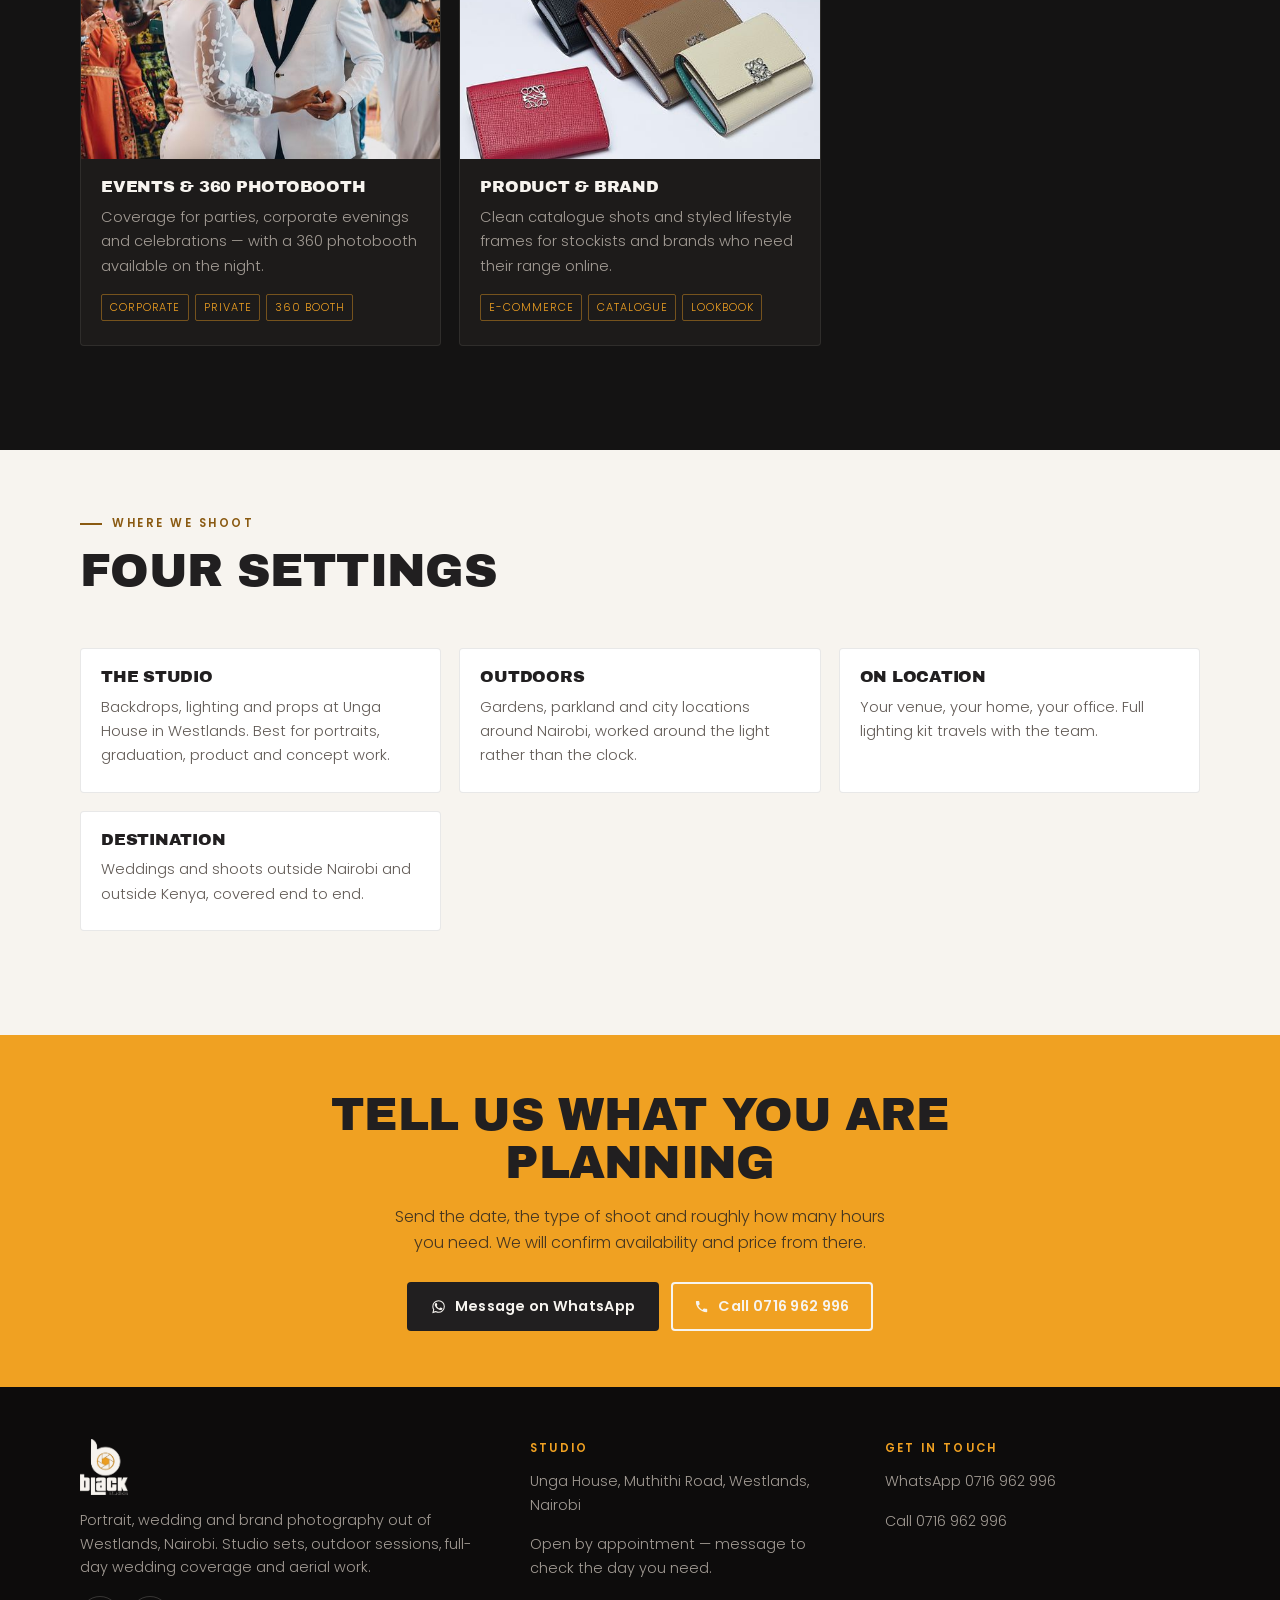
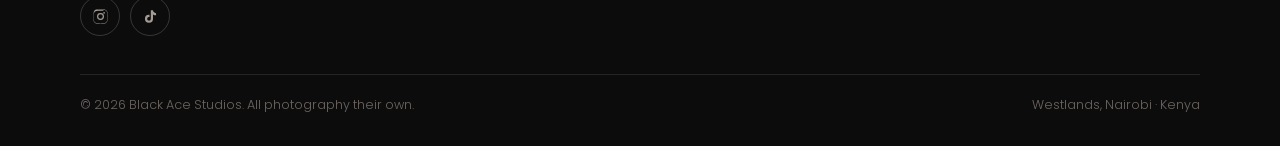
<file: services.html>
<!DOCTYPE html>
<html lang="en">
<head>
<meta charset="utf-8">
<meta name="viewport" content="width=device-width, initial-scale=1">
<title>Services | Black Ace Studios</title>
<meta name="description" content="Weddings, wedding films and drone, proposals, studio portraits, graduation, baby bump, events with 360 photobooth, and product and brand photography in Nairobi.">
<link rel="canonical" href="https://ignatius-kimeu.github.io/storyfront-black-ace-studios/services.html">

<meta property="og:type" content="website">
<meta property="og:site_name" content="Black Ace Studios">
<meta property="og:title" content="Services | Black Ace Studios">
<meta property="og:description" content="Weddings, wedding films and drone, proposals, studio portraits, graduation, baby bump, events with 360 photobooth, and product and brand photography in Nairobi.">
<meta property="og:url" content="https://ignatius-kimeu.github.io/storyfront-black-ace-studios/services.html">
<meta property="og:image" content="https://ignatius-kimeu.github.io/storyfront-black-ace-studios/og-image.jpg">
<meta property="og:image:width" content="1200">
<meta property="og:image:height" content="630">
<meta name="twitter:card" content="summary_large_image">
<meta name="twitter:title" content="Services | Black Ace Studios">
<meta name="twitter:description" content="Weddings, wedding films and drone, proposals, studio portraits, graduation, baby bump, events with 360 photobooth, and product and brand photography in Nairobi.">
<meta name="twitter:image" content="https://ignatius-kimeu.github.io/storyfront-black-ace-studios/og-image.jpg">
<meta name="theme-color" content="#141313">

<link rel="icon" href="favicon.ico" sizes="any">
<link rel="apple-touch-icon" href="apple-touch-icon.png">

<link rel="preconnect" href="https://fonts.googleapis.com">
<link rel="preconnect" href="https://fonts.gstatic.com" crossorigin>
<link href="https://fonts.googleapis.com/css2?family=Archivo+Black&family=Poppins:wght@300;400;500;600&display=swap" rel="stylesheet">
<link rel="stylesheet" href="styles.css">
</head>
<body>

<div id="splash" aria-hidden="true"><img src="images/mark-paper.png" alt=""></div>
<header class="hdr">
  <div class="wrap hdr__in">
    <a class="brand" href="index.html" aria-label="Black Ace Studios, home">
      <img src="images/mark-paper.png" alt="">
      <span class="brand__txt"><b>Black Ace</b><span>Studios</span></span>
    </a>
    <nav class="nav" aria-label="Main">
      <a href="index.html">Home</a><a href="services.html" aria-current="page">Services</a><a href="gallery.html">Gallery</a><a href="films.html">Films</a><a href="contact.html">Contact</a>
      <a class="btn btn--amber" href="https://wa.me/254716962996?text=Hi%20Black%20Ace%20Studios%2C%20I%20would%20like%20to%20ask%20about%20your%20services%2C%20availability%20and%20pricing." target="_blank" rel="noopener"><svg viewBox="0 0 24 24" aria-hidden="true"><path d="M17.47 14.38c-.3-.15-1.76-.87-2.03-.97-.27-.1-.47-.15-.67.15-.2.3-.77.96-.95 1.16-.17.2-.35.22-.65.08-.3-.15-1.26-.47-2.4-1.48-.89-.79-1.49-1.77-1.66-2.07-.17-.3-.02-.46.13-.61.13-.13.3-.35.45-.52.15-.17.2-.3.3-.5.1-.2.05-.37-.02-.52-.08-.15-.67-1.61-.92-2.21-.24-.58-.49-.5-.67-.51h-.57c-.2 0-.52.07-.79.37-.27.3-1.04 1.02-1.04 2.48s1.06 2.88 1.21 3.08c.15.2 2.1 3.2 5.08 4.49.71.3 1.26.49 1.69.63.71.22 1.36.19 1.87.12.57-.09 1.76-.72 2.01-1.41.25-.7.25-1.29.17-1.42-.07-.13-.27-.2-.57-.35zM12.04 2A9.95 9.95 0 0 0 2.1 11.95c0 1.76.46 3.48 1.34 4.99L2 22.5l5.7-1.49a9.9 9.9 0 0 0 4.34 1h.01a9.95 9.95 0 0 0 9.94-9.95A9.95 9.95 0 0 0 12.04 2zm0 18.23h-.01a8.26 8.26 0 0 1-4.2-1.15l-.3-.18-3.12.82.83-3.04-.2-.31a8.24 8.24 0 0 1-1.26-4.42 8.27 8.27 0 0 1 14.11-5.85 8.2 8.2 0 0 1 2.43 5.86 8.27 8.27 0 0 1-8.28 8.27z"/></svg>WhatsApp</a>
    </nav>
    <button class="burger" aria-label="Menu" aria-expanded="false" aria-controls="mobnav">
      <span></span><span></span><span></span>
    </button>
  </div>
</header>
<nav id="mobnav" aria-label="Mobile">
  <a href="index.html">Home</a><a href="services.html" aria-current="page">Services</a><a href="gallery.html">Gallery</a><a href="films.html">Films</a><a href="contact.html">Contact</a>
  <a class="btn btn--amber" href="https://wa.me/254716962996?text=Hi%20Black%20Ace%20Studios%2C%20I%20would%20like%20to%20ask%20about%20your%20services%2C%20availability%20and%20pricing." target="_blank" rel="noopener"><svg viewBox="0 0 24 24" aria-hidden="true"><path d="M17.47 14.38c-.3-.15-1.76-.87-2.03-.97-.27-.1-.47-.15-.67.15-.2.3-.77.96-.95 1.16-.17.2-.35.22-.65.08-.3-.15-1.26-.47-2.4-1.48-.89-.79-1.49-1.77-1.66-2.07-.17-.3-.02-.46.13-.61.13-.13.3-.35.45-.52.15-.17.2-.3.3-.5.1-.2.05-.37-.02-.52-.08-.15-.67-1.61-.92-2.21-.24-.58-.49-.5-.67-.51h-.57c-.2 0-.52.07-.79.37-.27.3-1.04 1.02-1.04 2.48s1.06 2.88 1.21 3.08c.15.2 2.1 3.2 5.08 4.49.71.3 1.26.49 1.69.63.71.22 1.36.19 1.87.12.57-.09 1.76-.72 2.01-1.41.25-.7.25-1.29.17-1.42-.07-.13-.27-.2-.57-.35zM12.04 2A9.95 9.95 0 0 0 2.1 11.95c0 1.76.46 3.48 1.34 4.99L2 22.5l5.7-1.49a9.9 9.9 0 0 0 4.34 1h.01a9.95 9.95 0 0 0 9.94-9.95A9.95 9.95 0 0 0 12.04 2zm0 18.23h-.01a8.26 8.26 0 0 1-4.2-1.15l-.3-.18-3.12.82.83-3.04-.2-.31a8.24 8.24 0 0 1-1.26-4.42 8.27 8.27 0 0 1 14.11-5.85 8.2 8.2 0 0 1 2.43 5.86 8.27 8.27 0 0 1-8.28 8.27z"/></svg>Message on WhatsApp</a>
  <a class="btn btn--ghost" href="tel:+254716962996"><svg viewBox="0 0 24 24" aria-hidden="true"><path d="M6.6 10.8a15.1 15.1 0 0 0 6.6 6.6l2.2-2.2c.3-.3.7-.4 1-.2 1.1.4 2.3.6 3.6.6.6 0 1 .4 1 1V20c0 .6-.4 1-1 1A17 17 0 0 1 3 4c0-.6.4-1 1-1h3.4c.6 0 1 .4 1 1 0 1.2.2 2.4.6 3.6.1.3 0 .7-.2 1l-2.2 2.2z"/></svg>Call 0716 962 996</a>
</nav>
<main>
<section class="section pagehead">
  <div class="wrap section-head rv">
    <p class="eyebrow">Services</p>
    <h1>What we cover</h1>
    <p class="lede" style="margin-top:18px">Every session is shot to order &mdash; studio, on location, or wherever the day takes us. Message us with the date and we will come back with availability and a quote.</p>
  </div>
</section>
<section class="section">
  <div class="wrap">
    <div class="grid--svc">
      <article class="svc rv">
  <img src="images/thumbs/wedding-aisle-entrance.jpg" alt="Weddings work by Black Ace Studios" loading="lazy" width="640" height="480">
  <div class="svc__b">
    <h3>Weddings</h3>
    <p>Full-day coverage from the getting-ready room through to the last dance. Traditional ceremonies and destination weddings alike.</p>
    <ul class="svc__tags"><li>Traditional</li><li>Destination</li><li>Full day</li></ul>
  </div>
</article><article class="svc rv">
  <img src="images/thumbs/wedding-first-dance.jpg" alt="Wedding Films and Drone work by Black Ace Studios" loading="lazy" width="640" height="480">
  <div class="svc__b">
    <h3>Wedding Films &amp; Drone</h3>
    <p>Cinematography alongside the stills, cut into a highlight film. Aerial coverage where the venue earns it.</p>
    <ul class="svc__tags"><li>Cinematography</li><li>Aerial</li><li>Highlight reel</li></ul>
  </div>
</article><article class="svc rv">
  <img src="images/thumbs/proposal-drone-marry-me.jpg" alt="Proposals work by Black Ace Studios" loading="lazy" width="640" height="480">
  <div class="svc__b">
    <h3>Proposals</h3>
    <p>The setup covered discreetly and the moment itself caught properly &mdash; from the ground and, when it suits, from the air.</p>
    <ul class="svc__tags"><li>Surprise setups</li><li>Drone coverage</li></ul>
  </div>
</article><article class="svc rv">
  <img src="images/thumbs/portrait-gold-sequin.jpg" alt="Studio Portraits work by Black Ace Studios" loading="lazy" width="640" height="480">
  <div class="svc__b">
    <h3>Studio Portraits</h3>
    <p>Backdrop, lighting and direction handled. Straight portraits through to full themed concept sets, plus back-to-school family sessions.</p>
    <ul class="svc__tags"><li>Concept shoots</li><li>Themed sets</li><li>Back to school</li><li>Family</li></ul>
  </div>
</article><article class="svc rv">
  <img src="images/thumbs/grad-papers-flying.jpg" alt="Graduation work by Black Ace Studios" loading="lazy" width="640" height="480">
  <div class="svc__b">
    <h3>Graduation</h3>
    <p>Solo and group sittings in the studio or on campus, robes and all. Booked heavily around ceremony season.</p>
    <ul class="svc__tags"><li>Solo</li><li>Group</li><li>Studio or campus</li></ul>
  </div>
</article><article class="svc rv">
  <img src="images/thumbs/maternity-tulle-interior.jpg" alt="Baby Bump work by Black Ace Studios" loading="lazy" width="640" height="480">
  <div class="svc__b">
    <h3>Baby Bump</h3>
    <p>Maternity sessions in the studio or outdoors, with gowns and styling arranged ahead of the shoot.</p>
    <ul class="svc__tags"><li>Studio</li><li>Outdoor</li></ul>
  </div>
</article><article class="svc rv">
  <img src="images/thumbs/wedding-dancefloor.jpg" alt="Events and 360 Photobooth work by Black Ace Studios" loading="lazy" width="640" height="480">
  <div class="svc__b">
    <h3>Events &amp; 360 Photobooth</h3>
    <p>Coverage for parties, corporate evenings and celebrations &mdash; with a 360 photobooth available on the night.</p>
    <ul class="svc__tags"><li>Corporate</li><li>Private</li><li>360 booth</li></ul>
  </div>
</article><article class="svc rv">
  <img src="images/thumbs/product-wallets-range.jpg" alt="Product and Brand work by Black Ace Studios" loading="lazy" width="640" height="480">
  <div class="svc__b">
    <h3>Product &amp; Brand</h3>
    <p>Clean catalogue shots and styled lifestyle frames for stockists and brands who need their range online.</p>
    <ul class="svc__tags"><li>E-commerce</li><li>Catalogue</li><li>Lookbook</li></ul>
  </div>
</article>
    </div>
  </div>
</section>

<section class="section section--paper" style="padding-top:0">
  <div class="wrap" style="padding-top:64px">
    <div class="section-head rv">
      <p class="eyebrow">Where we shoot</p>
      <h2>Four settings</h2>
    </div>
    <div class="grid--svc">
      <article class="svc rv"><div class="svc__b"><h3>The studio</h3><p>Backdrops, lighting and props at Unga House in Westlands. Best for portraits, graduation, product and concept work.</p></div></article>
      <article class="svc rv"><div class="svc__b"><h3>Outdoors</h3><p>Gardens, parkland and city locations around Nairobi, worked around the light rather than the clock.</p></div></article>
      <article class="svc rv"><div class="svc__b"><h3>On location</h3><p>Your venue, your home, your office. Full lighting kit travels with the team.</p></div></article>
      <article class="svc rv"><div class="svc__b"><h3>Destination</h3><p>Weddings and shoots outside Nairobi and outside Kenya, covered end to end.</p></div></article>
    </div>
  </div>
</section>
<section class="cta">
  <div class="wrap rv">
    <h2>Tell us what you are planning</h2>
    <p>Send the date, the type of shoot and roughly how many hours you need. We will confirm availability and price from there.</p>
    <div class="btn-row">
      <a class="btn btn--ink" href="https://wa.me/254716962996?text=Hi%20Black%20Ace%20Studios%2C%20I%20would%20like%20to%20ask%20about%20your%20services%2C%20availability%20and%20pricing." target="_blank" rel="noopener"><svg viewBox="0 0 24 24" aria-hidden="true"><path d="M17.47 14.38c-.3-.15-1.76-.87-2.03-.97-.27-.1-.47-.15-.67.15-.2.3-.77.96-.95 1.16-.17.2-.35.22-.65.08-.3-.15-1.26-.47-2.4-1.48-.89-.79-1.49-1.77-1.66-2.07-.17-.3-.02-.46.13-.61.13-.13.3-.35.45-.52.15-.17.2-.3.3-.5.1-.2.05-.37-.02-.52-.08-.15-.67-1.61-.92-2.21-.24-.58-.49-.5-.67-.51h-.57c-.2 0-.52.07-.79.37-.27.3-1.04 1.02-1.04 2.48s1.06 2.88 1.21 3.08c.15.2 2.1 3.2 5.08 4.49.71.3 1.26.49 1.69.63.71.22 1.36.19 1.87.12.57-.09 1.76-.72 2.01-1.41.25-.7.25-1.29.17-1.42-.07-.13-.27-.2-.57-.35zM12.04 2A9.95 9.95 0 0 0 2.1 11.95c0 1.76.46 3.48 1.34 4.99L2 22.5l5.7-1.49a9.9 9.9 0 0 0 4.34 1h.01a9.95 9.95 0 0 0 9.94-9.95A9.95 9.95 0 0 0 12.04 2zm0 18.23h-.01a8.26 8.26 0 0 1-4.2-1.15l-.3-.18-3.12.82.83-3.04-.2-.31a8.24 8.24 0 0 1-1.26-4.42 8.27 8.27 0 0 1 14.11-5.85 8.2 8.2 0 0 1 2.43 5.86 8.27 8.27 0 0 1-8.28 8.27z"/></svg>Message on WhatsApp</a>
      <a class="btn btn--ghost" href="tel:+254716962996"><svg viewBox="0 0 24 24" aria-hidden="true"><path d="M6.6 10.8a15.1 15.1 0 0 0 6.6 6.6l2.2-2.2c.3-.3.7-.4 1-.2 1.1.4 2.3.6 3.6.6.6 0 1 .4 1 1V20c0 .6-.4 1-1 1A17 17 0 0 1 3 4c0-.6.4-1 1-1h3.4c.6 0 1 .4 1 1 0 1.2.2 2.4.6 3.6.1.3 0 .7-.2 1l-2.2 2.2z"/></svg>Call 0716 962 996</a>
    </div>
  </div>
</section>
</main>

<footer class="ftr">
  <div class="wrap">
    <div class="ftr__grid">
      <div>
        <img class="mk" src="images/logo-paper.png" alt="Black Ace Studios">
        <p>Portrait, wedding and brand photography out of Westlands, Nairobi. Studio sets, outdoor sessions, full-day wedding coverage and aerial work.</p>
        <div class="socials">
          <a href="https://www.instagram.com/__blackacestudios__/" target="_blank" rel="noopener" aria-label="Instagram"><svg viewBox="0 0 24 24" aria-hidden="true"><path d="M12 2.2c3.2 0 3.6 0 4.9.07 1.2.05 1.8.25 2.2.42.6.22 1 .48 1.4.9.4.4.7.8.9 1.4.2.4.4 1 .4 2.2.1 1.3.1 1.7.1 4.9s0 3.6-.1 4.9c0 1.2-.2 1.8-.4 2.2-.2.6-.5 1-.9 1.4-.4.4-.8.7-1.4.9-.4.2-1 .4-2.2.4-1.3.1-1.7.1-4.9.1s-3.6 0-4.9-.1c-1.2 0-1.8-.2-2.2-.4-.6-.2-1-.5-1.4-.9-.4-.4-.7-.8-.9-1.4-.2-.4-.4-1-.4-2.2C2.2 15.6 2.2 15.2 2.2 12s0-3.6.1-4.9c0-1.2.2-1.8.4-2.2.2-.6.5-1 .9-1.4.4-.4.8-.7 1.4-.9.4-.2 1-.4 2.2-.4C8.4 2.2 8.8 2.2 12 2.2zm0 1.8c-3.1 0-3.5 0-4.7.07-1.1.05-1.7.24-2.1.4-.5.2-.9.44-1.3.84-.4.4-.64.8-.84 1.3-.16.4-.35 1-.4 2.1C2.6 8.5 2.6 8.9 2.6 12s0 3.5.06 4.7c.05 1.1.24 1.7.4 2.1.2.5.44.9.84 1.3.4.4.8.64 1.3.84.4.16 1 .35 2.1.4 1.2.06 1.6.06 4.7.06s3.5 0 4.7-.06c1.1-.05 1.7-.24 2.1-.4.5-.2.9-.44 1.3-.84.4-.4.64-.8.84-1.3.16-.4.35-1 .4-2.1.06-1.2.06-1.6.06-4.7s0-3.5-.06-4.7c-.05-1.1-.24-1.7-.4-2.1-.2-.5-.44-.9-.84-1.3-.4-.4-.8-.64-1.3-.84-.4-.16-1-.35-2.1-.4C15.5 4 15.1 4 12 4zm0 3.1a4.9 4.9 0 1 1 0 9.8 4.9 4.9 0 0 1 0-9.8zm0 8.1a3.2 3.2 0 1 0 0-6.4 3.2 3.2 0 0 0 0 6.4zm6.2-8.3a1.15 1.15 0 1 1-2.3 0 1.15 1.15 0 0 1 2.3 0z"/></svg></a>
          <a href="https://www.tiktok.com/@_blackacestudios_" target="_blank" rel="noopener" aria-label="TikTok"><svg viewBox="0 0 24 24" aria-hidden="true"><path d="M16.6 5.82A4.28 4.28 0 0 1 15.54 3h-3.09v12.4a2.59 2.59 0 0 1-2.59 2.5 2.59 2.59 0 1 1 .77-5.06V9.68a5.68 5.68 0 0 0-.77-.05A5.68 5.68 0 1 0 15.54 15.3V9.01a7.35 7.35 0 0 0 4.3 1.38V7.3a4.28 4.28 0 0 1-3.24-1.48z"/></svg></a>
        </div>
      </div>
      <div>
        <h4>Studio</h4>
        <p>Unga House, Muthithi Road, Westlands, Nairobi</p>
        <!-- Hours were never confirmed by the owner and no Google listing exists to
             cross-check against, so we say "by appointment" rather than invent times. -->
        <p>Open by appointment &mdash; message to check the day you need.</p>
      </div>
      <div>
        <h4>Get in touch</h4>
        <p><a href="https://wa.me/254716962996?text=Hi%20Black%20Ace%20Studios%2C%20I%20would%20like%20to%20ask%20about%20your%20services%2C%20availability%20and%20pricing." target="_blank" rel="noopener">WhatsApp 0716 962 996</a></p>
        <p><a href="tel:+254716962996">Call 0716 962 996</a></p>
      </div>
    </div>
    <div class="ftr__base">
      <span>&copy; <span id="yr">2026</span> Black Ace Studios. All photography their own.</span>
      <span>Westlands, Nairobi &middot; Kenya</span>
    </div>
  </div>
</footer>

<a class="wa-float" href="https://wa.me/254716962996?text=Hi%20Black%20Ace%20Studios%2C%20I%20would%20like%20to%20ask%20about%20your%20services%2C%20availability%20and%20pricing." target="_blank" rel="noopener" aria-label="Message Black Ace Studios on WhatsApp"><svg viewBox="0 0 24 24" aria-hidden="true"><path d="M17.47 14.38c-.3-.15-1.76-.87-2.03-.97-.27-.1-.47-.15-.67.15-.2.3-.77.96-.95 1.16-.17.2-.35.22-.65.08-.3-.15-1.26-.47-2.4-1.48-.89-.79-1.49-1.77-1.66-2.07-.17-.3-.02-.46.13-.61.13-.13.3-.35.45-.52.15-.17.2-.3.3-.5.1-.2.05-.37-.02-.52-.08-.15-.67-1.61-.92-2.21-.24-.58-.49-.5-.67-.51h-.57c-.2 0-.52.07-.79.37-.27.3-1.04 1.02-1.04 2.48s1.06 2.88 1.21 3.08c.15.2 2.1 3.2 5.08 4.49.71.3 1.26.49 1.69.63.71.22 1.36.19 1.87.12.57-.09 1.76-.72 2.01-1.41.25-.7.25-1.29.17-1.42-.07-.13-.27-.2-.57-.35zM12.04 2A9.95 9.95 0 0 0 2.1 11.95c0 1.76.46 3.48 1.34 4.99L2 22.5l5.7-1.49a9.9 9.9 0 0 0 4.34 1h.01a9.95 9.95 0 0 0 9.94-9.95A9.95 9.95 0 0 0 12.04 2zm0 18.23h-.01a8.26 8.26 0 0 1-4.2-1.15l-.3-.18-3.12.82.83-3.04-.2-.31a8.24 8.24 0 0 1-1.26-4.42 8.27 8.27 0 0 1 14.11-5.85 8.2 8.2 0 0 1 2.43 5.86 8.27 8.27 0 0 1-8.28 8.27z"/></svg></a>

<script src="site.js"></script>
</body>
</html>
</file>
<file: styles.css>
/* ==========================================================================
   Black Ace Studios
   Palette pulled straight off the logo file at pixel level:
     amber  #F0A122  - the aperture blades
     ink    #211F20  - the droplet + "black" wordmark (a warm near-black, not #000)
                       deepened to #141313 for large fields so amber stays the
                       brightest thing on the page
     paper  #F7F4EF  - warm off-white, the honest counterpart to a warm ink
   ========================================================================== */

:root{
  --ink:#141313;
  --ink-2:#1D1B1A;
  --logo-ink:#211F20;
  --paper:#F7F4EF;
  --amber:#F0A122;
  --amber-deep:#8A5A12;      /* amber sits at ~2.1:1 on paper - too low for text, so text uses this */
  --on-dark:#F7F4EF;
  --muted-dark:#A39C95;
  --muted-light:#615A55;
  --maxw:1200px;
  --hdr:64px;
  --ease:cubic-bezier(.22,.61,.36,1);
  --radius:4px;
}
@media (min-width:900px){ :root{ --hdr:78px; } }

*,*::before,*::after{ box-sizing:border-box; }
html{ scroll-behavior:smooth; -webkit-text-size-adjust:100%; }
@media (prefers-reduced-motion:reduce){ html{ scroll-behavior:auto; } }

body{
  margin:0; background:var(--ink); color:var(--on-dark);
  font-family:'Poppins',system-ui,-apple-system,'Segoe UI',sans-serif;
  font-size:16px; line-height:1.65; font-weight:300;
  overflow-x:hidden;
}
/* height:auto matters: the width/height attributes on every <img> are applied as
   presentational hints, and without this they win over aspect-ratio and blow the
   boxes up to the intrinsic pixel height */
img,video{ max-width:100%; height:auto; display:block; }
a{ color:inherit; }

h1,h2,h3{
  font-family:'Archivo Black','Arial Black',system-ui,sans-serif;
  font-weight:400; line-height:1.04; letter-spacing:-.015em; margin:0;
  text-transform:uppercase;
}
h1{ font-size:clamp(2.1rem,8.5vw,4.4rem); }
h2{ font-size:clamp(1.6rem,5.4vw,2.9rem); }
h3{ font-size:clamp(1.05rem,3vw,1.3rem); }
p{ margin:0 0 1rem; }

.wrap{ width:100%; max-width:var(--maxw); margin-inline:auto; padding-inline:20px; }
@media (min-width:900px){ .wrap{ padding-inline:40px; } }

.section{ padding:64px 0; }
@media (min-width:900px){ .section{ padding:104px 0; } }
.section--paper{ background:var(--paper); color:var(--logo-ink); }
.section--paper .eyebrow{ color:var(--amber-deep); }
.section--paper .lede{ color:var(--muted-light); }

.eyebrow{
  font-family:'Poppins',sans-serif; font-size:.72rem; font-weight:600;
  letter-spacing:.22em; text-transform:uppercase; color:var(--amber);
  margin:0 0 14px; display:flex; align-items:center; gap:10px;
}
.eyebrow::before{ content:""; width:22px; height:2px; background:currentColor; flex:none; }
.lede{ color:var(--muted-dark); max-width:60ch; font-size:1.02rem; }
.section-head{ margin-bottom:36px; }
@media (min-width:900px){ .section-head{ margin-bottom:52px; } }
/* inner-page title block: stop it stacking its own bottom padding on top of
   the next section's top padding and leaving a dead band */
.pagehead{ padding-bottom:0; }
.pagehead .section-head{ margin-bottom:0; }
.pagehead + .section{ padding-top:34px; }
@media (min-width:900px){ .pagehead + .section{ padding-top:52px; } }

/* ---------- buttons: padding scales with the label, never cramped ---------- */
.btn{
  display:inline-flex; align-items:center; justify-content:center; gap:9px;
  font-family:'Poppins',sans-serif; font-size:.9rem; font-weight:600;
  letter-spacing:.02em; line-height:1.2; text-decoration:none;
  padding:.95em 1.5em; border-radius:var(--radius); border:2px solid transparent;
  cursor:pointer; white-space:nowrap;
  transition:background .25s var(--ease),color .25s var(--ease),
             border-color .25s var(--ease),transform .25s var(--ease);
}
.btn:hover{ transform:translateY(-2px); }
.btn:focus-visible{ outline:3px solid var(--amber); outline-offset:3px; }
.btn--amber{ background:var(--amber); color:var(--logo-ink); }
.btn--amber:hover{ background:#FFB43C; }
.btn--ghost{ border-color:currentColor; color:var(--on-dark); }
.btn--ghost:hover{ background:var(--on-dark); color:var(--ink); }
.section--paper .btn--ghost{ color:var(--logo-ink); }
.section--paper .btn--ghost:hover{ background:var(--logo-ink); color:var(--paper); }
.btn--ink{ background:var(--logo-ink); color:var(--paper); }
.btn--ink:hover{ background:#000; }
.btn svg{ width:1.05em; height:1.05em; flex:none; fill:currentColor; }
.btn-row{ display:flex; flex-wrap:wrap; gap:12px; margin-top:26px; }

/* ---------- splash ---------- */
#splash{
  position:fixed; inset:0; z-index:9999; background:var(--ink);
  display:grid; place-items:center;
  transition:opacity .55s var(--ease),visibility .55s var(--ease);
}
#splash.done{ opacity:0; visibility:hidden; }
#splash img{ width:104px; animation:apertureIn 1.05s var(--ease) both; }
@keyframes apertureIn{
  0%{ opacity:0; transform:scale(.72) rotate(-32deg); }
  100%{ opacity:1; transform:none; }
}
@media (prefers-reduced-motion:reduce){ #splash img{ animation:none; } }

/* ---------- header ---------- */
.hdr{
  position:fixed; top:0; left:0; right:0; z-index:900; height:var(--hdr);
  background:rgba(20,19,19,.96);   /* deliberately no backdrop-filter: breaks fixed nav panels in Chromium */
  border-bottom:1px solid rgba(247,244,239,.09);
  transition:transform .35s var(--ease);
}
.hdr.hide{ transform:translateY(-100%); }
.hdr__in{ height:100%; display:flex; align-items:center; justify-content:space-between; gap:16px; }
.brand{ display:flex; align-items:center; gap:11px; text-decoration:none; flex:none; }
.brand img{ height:34px; width:auto; }
@media (min-width:900px){ .brand img{ height:40px; } }
.brand__txt{ display:flex; flex-direction:column; line-height:1; }
.brand__txt b{
  font-family:'Archivo Black',sans-serif; font-weight:400; font-size:.94rem;
  letter-spacing:.01em; text-transform:uppercase; color:var(--paper);
}
.brand__txt span{
  font-size:.58rem; letter-spacing:.24em; text-transform:uppercase;
  color:var(--amber); margin-top:3px;
}

.nav{ display:none; }
@media (min-width:900px){
  .nav{ display:flex; align-items:center; gap:4px; }
  /* :not(.btn) so these link styles never bleed into the WhatsApp button */
  .nav a:not(.btn){
    text-decoration:none; font-size:.82rem; font-weight:500; letter-spacing:.09em;
    text-transform:uppercase; color:var(--muted-dark);
    padding:.7em 1.05em; border-radius:var(--radius); white-space:nowrap;
    transition:color .22s var(--ease),background .22s var(--ease);
  }
  .nav a:not(.btn):hover{ color:var(--paper); background:rgba(247,244,239,.07); }
  .nav a:not(.btn)[aria-current="page"]{ color:var(--amber); }
  .hdr .btn{ font-size:.8rem; padding:.75em 1.25em; }
}
.burger{
  display:inline-flex; flex-direction:column; justify-content:center; gap:5px;
  width:44px; height:44px; padding:0 10px; background:none; border:0; cursor:pointer;
}
.burger span{ height:2px; background:var(--paper); border-radius:2px; transition:transform .3s var(--ease),opacity .2s; }
.burger[aria-expanded="true"] span:nth-child(1){ transform:translateY(7px) rotate(45deg); }
.burger[aria-expanded="true"] span:nth-child(2){ opacity:0; }
.burger[aria-expanded="true"] span:nth-child(3){ transform:translateY(-7px) rotate(-45deg); }
@media (min-width:900px){ .burger{ display:none; } }

#mobnav{
  position:fixed; inset:var(--hdr) 0 0; z-index:880; background:var(--ink);
  display:flex; flex-direction:column; padding:24px 20px 40px; gap:2px;
  transform:translateX(100%); transition:transform .38s var(--ease); overflow-y:auto;
}
#mobnav.open{ transform:none; }
/* :not(.btn) so the panel's big link styling never lands on the CTA buttons */
#mobnav a:not(.btn){
  text-decoration:none; font-family:'Archivo Black',sans-serif; font-size:1.5rem;
  text-transform:uppercase; color:var(--paper); padding:14px 4px;
  border-bottom:1px solid rgba(247,244,239,.09);
}
#mobnav a:not(.btn)[aria-current="page"]{ color:var(--amber); }
#mobnav .btn{ margin-top:14px; width:100%; }
#mobnav .btn:first-of-type{ margin-top:26px; }
@media (min-width:900px){ #mobnav{ display:none; } }

main{ padding-top:var(--hdr); }

/* ---------- hero ---------- */
.hero{ background:var(--ink); }
.hero__img{ position:relative; overflow:hidden; }
.hero__img img{
  width:100%; aspect-ratio:4/5; object-fit:cover; object-position:50% 18%;
  animation:heroWipe 1.25s var(--ease) .15s both;
}
@keyframes heroWipe{
  from{ clip-path:inset(0 0 100% 0); transform:scale(1.06); }
  to{ clip-path:inset(0 0 0 0); transform:none; }
}
/* mobile: photograph first - it is a photography studio, lead with the picture */
.hero__grid{ display:grid; grid-template-columns:1fr; }
.hero__img{ order:1; }
.hero__body{ order:2; padding:34px 20px 56px; }
.hero h1 span{ color:var(--amber); display:block; }
.hero__sub{ color:var(--muted-dark); font-size:1.05rem; max-width:46ch; margin-top:18px; }
.hero__meta{
  display:flex; flex-wrap:wrap; gap:8px 22px; margin-top:26px;
  font-size:.74rem; letter-spacing:.16em; text-transform:uppercase; color:var(--muted-dark);
}
.hero__meta i{ font-style:normal; color:var(--amber); }
@media (min-width:900px){
  /* text left, photo bleeding off the right edge; text still lines up with the site grid */
  .hero__grid{ grid-template-columns:1fr .78fr; align-items:stretch; }
  .hero__body{
    order:1; display:flex; flex-direction:column; justify-content:center;
    padding:clamp(40px,7vh,90px) 60px clamp(40px,7vh,90px)
            max(40px, calc((100vw - var(--maxw)) / 2 + 40px));
  }
  .hero__img{ order:2; height:100%; }
  .hero__img img{ aspect-ratio:auto; height:100%; min-height:580px; object-position:50% 22%; }
}
.hero__body>*{ animation:riseIn .8s var(--ease) both; }
.hero__body>*:nth-child(1){ animation-delay:.30s; }
.hero__body>*:nth-child(2){ animation-delay:.40s; }
.hero__body>*:nth-child(3){ animation-delay:.50s; }
.hero__body>*:nth-child(4){ animation-delay:.60s; }
.hero__body>*:nth-child(5){ animation-delay:.70s; }
@keyframes riseIn{ from{ opacity:0; transform:translateY(22px); } to{ opacity:1; transform:none; } }
@media (prefers-reduced-motion:reduce){ .hero__img img,.hero__body>*{ animation:none; } }

/* ---------- trust strip ---------- */
.strip{ background:var(--amber); color:var(--logo-ink); }
.strip__in{ display:grid; gap:20px; padding:32px 0; }
@media (min-width:760px){ .strip__in{ grid-template-columns:repeat(3,1fr); gap:28px; } }
.strip b{ font-family:'Archivo Black',sans-serif; font-weight:400; font-size:1.5rem; display:block; line-height:1.1; }
.strip span{ font-size:.79rem; letter-spacing:.13em; text-transform:uppercase; opacity:.78; }

/* ---------- service cards ---------- */
.grid--svc{ display:grid; grid-template-columns:1fr; gap:18px; }
@media (min-width:640px){ .grid--svc{ grid-template-columns:repeat(2,1fr); } }
@media (min-width:1000px){ .grid--svc{ grid-template-columns:repeat(3,1fr); } }

.svc{
  background:var(--ink-2); border:1px solid rgba(247,244,239,.08);
  border-radius:var(--radius); overflow:hidden; display:flex; flex-direction:column;
  transition:border-color .3s var(--ease),transform .3s var(--ease);
}
.section--paper .svc{ background:#fff; border-color:rgba(33,31,32,.1); }
.svc:hover{ border-color:var(--amber); transform:translateY(-4px); }
.svc img{ width:100%; aspect-ratio:4/3; object-fit:cover; }
.svc__b{ padding:20px 20px 24px; flex:1; display:flex; flex-direction:column; }
.svc__b p{ font-size:.92rem; color:var(--muted-dark); margin:9px 0 0; }
.section--paper .svc__b p{ color:var(--muted-light); }
.svc h3{ font-size:1.02rem; }
/* margin-top:auto keeps the tag row on the card's baseline whatever the copy length */
.svc__tags{
  list-style:none; margin:auto 0 0; padding:16px 0 0; display:flex; flex-wrap:wrap; gap:6px;
}
.svc__tags li{
  font-size:.68rem; letter-spacing:.09em; text-transform:uppercase;
  border:1px solid rgba(240,161,34,.42); color:var(--amber);
  padding:.35em .7em; border-radius:2px;
}
.section--paper .svc__tags li{ color:var(--amber-deep); border-color:rgba(138,90,18,.35); }

/* ---------- photo grid + lightbox ---------- */
.gal{ display:grid; grid-template-columns:repeat(2,1fr); gap:10px; }
@media (min-width:700px){ .gal{ grid-template-columns:repeat(3,1fr); gap:14px; } }
@media (min-width:1050px){ .gal{ grid-template-columns:repeat(4,1fr); } }
.shot{
  position:relative; padding:0; border:0; background:var(--ink-2); cursor:zoom-in;
  overflow:hidden; border-radius:var(--radius); display:block; width:100%;
}
.shot img{
  width:100%; aspect-ratio:4/5; object-fit:cover;
  transition:transform .6s var(--ease),filter .4s var(--ease);
}
.shot:hover img{ transform:scale(1.045); filter:brightness(1.06); }
.shot:focus-visible{ outline:3px solid var(--amber); outline-offset:3px; }
.shot::after{
  content:""; position:absolute; inset:0; pointer-events:none;
  background:linear-gradient(to top,rgba(20,19,19,.4),transparent 42%);
  opacity:0; transition:opacity .35s var(--ease);
}
.shot:hover::after{ opacity:1; }
.gal-group{ margin-bottom:52px; }
.gal-group:last-child{ margin-bottom:0; }
.gal-group h2{ font-size:clamp(1.2rem,3.6vw,1.7rem); margin-bottom:6px; }
.gal-group .count{
  font-size:.72rem; letter-spacing:.18em; text-transform:uppercase;
  color:var(--amber); margin-bottom:20px; display:block;
}

#lb{ position:fixed; inset:0; z-index:1000; background:rgba(10,9,9,.985); display:none; flex-direction:column; }
/* keep the floating WhatsApp button from ghosting through an open overlay */
#lb.open ~ .wa-float,
#fv.open ~ .wa-float{ display:none; }
#lb.open{ display:flex; }
#lb .lb__stage{ flex:1; display:grid; place-items:center; padding:58px 12px 8px; min-height:0; }
/* an explicit viewport-based cap: a % max-height against a flex-sized parent
   is not reliably definite, and the caption ends up under the photo */
#lb .lb__stage img{
  max-width:100%; max-height:calc(100vh - 190px); max-height:calc(100dvh - 190px);
  object-fit:contain; border-radius:var(--radius);
}
#lb .lb__cap{ padding:14px 20px 26px; text-align:center; font-size:.94rem; max-width:62ch; margin-inline:auto; }
#lb .lb__cap b{
  display:block; font-size:.7rem; letter-spacing:.2em; text-transform:uppercase;
  color:var(--amber); font-weight:600; margin-bottom:7px;
}
.lb__btn{
  position:absolute; background:rgba(247,244,239,.1); border:1px solid rgba(247,244,239,.22);
  color:var(--paper); width:46px; height:46px; border-radius:50%; cursor:pointer;
  display:grid; place-items:center; font-size:1.3rem; line-height:1; padding:0;
  transition:background .25s var(--ease),color .25s var(--ease),border-color .25s var(--ease);
}
.lb__btn:hover{ background:var(--amber); color:var(--logo-ink); border-color:var(--amber); }
.lb__btn:focus-visible{ outline:3px solid var(--amber); outline-offset:2px; }
#lbClose{ top:12px; right:12px; }
#lbPrev{ left:10px; top:50%; transform:translateY(-50%); }
#lbNext{ right:10px; top:50%; transform:translateY(-50%); }
@media (min-width:900px){ #lbPrev{ left:26px; } #lbNext{ right:26px; } }
#lbCount{ position:absolute; top:20px; left:0; right:0; text-align:center; font-size:.76rem; letter-spacing:.2em; color:var(--muted-dark); }

/* ---------- films ---------- */
.films{ display:grid; gap:22px; grid-template-columns:1fr; }
@media (min-width:800px){ .films{ grid-template-columns:repeat(2,1fr); } }
.film{
  position:relative; background:var(--ink-2); border-radius:var(--radius);
  overflow:hidden; border:1px solid rgba(247,244,239,.08);
}
/* the landscape film keeps its own shape - full width, never squeezed into a portrait slot */
.film--wide{ grid-column:1 / -1; }
.film--wide video{ aspect-ratio:16/9; object-fit:cover; }
.film video{ width:100%; display:block; background:#000; cursor:zoom-in; }
.film__ctl{ position:absolute; top:12px; right:12px; display:flex; gap:8px; }
.vbtn{
  width:42px; height:42px; border-radius:50%; border:1px solid rgba(247,244,239,.25);
  background:rgba(20,19,19,.62); color:var(--paper); cursor:pointer;
  display:grid; place-items:center; padding:0;
  transition:background .25s var(--ease),color .25s var(--ease),border-color .25s var(--ease);
}
.vbtn:hover,.vbtn.on{ background:var(--amber); color:var(--logo-ink); border-color:var(--amber); }
.vbtn:focus-visible{ outline:3px solid var(--amber); outline-offset:2px; }
.vbtn svg{ width:19px; height:19px; fill:currentColor; }
.film__cap{ padding:16px 18px 20px; }
.film__cap b{ display:block; font-family:'Archivo Black',sans-serif; font-weight:400; text-transform:uppercase; font-size:.96rem; }
.film__cap span{ font-size:.88rem; color:var(--muted-dark); }

/* fullscreen film player */
#fv{ position:fixed; inset:0; z-index:1000; background:rgba(10,9,9,.98); display:none; place-items:center; padding:20px; }
#fv.open{ display:grid; }
#fv video{ max-width:100%; max-height:88vh; border-radius:var(--radius); }
#fvClose{ position:absolute; top:14px; right:14px; }

/* ---------- contact ---------- */
.cx{ display:grid; gap:34px; }
@media (min-width:900px){ .cx{ grid-template-columns:.9fr 1.1fr; gap:56px; } }
.cx dl{ margin:0; }
.cx dt{ font-size:.72rem; letter-spacing:.2em; text-transform:uppercase; color:var(--amber); margin-top:26px; font-weight:600; }
.cx dd{ margin:6px 0 0; font-size:1.03rem; }
.cx dd a{ color:inherit; text-decoration:none; border-bottom:1px solid rgba(240,161,34,.5); }
.cx dd a:hover{ color:var(--amber); }
.map{ border:1px solid rgba(247,244,239,.14); border-radius:var(--radius); overflow:hidden; background:var(--ink-2); }
.map iframe{ width:100%; height:100%; min-height:380px; border:0; display:block; filter:grayscale(.25); }

/* ---------- CTA band ---------- */
.cta{ background:var(--amber); color:var(--logo-ink); text-align:center; }
.cta .wrap{ padding-block:56px; }
.cta h2{ max-width:20ch; margin-inline:auto; }
.cta p{ margin:16px auto 0; max-width:52ch; opacity:.82; }
.cta .btn-row{ justify-content:center; }

/* ---------- footer (no page-to-page nav here - that is the header's job) ---------- */
.ftr{ background:#0D0C0C; color:var(--muted-dark); padding:52px 0 30px; font-size:.9rem; }
.ftr__grid{ display:grid; gap:32px; }
@media (min-width:760px){ .ftr__grid{ grid-template-columns:1.3fr 1fr 1fr; gap:40px; } }
.ftr img.mk{ height:56px; width:auto; margin-bottom:14px; }
.ftr h4{
  font-size:.72rem; letter-spacing:.2em; text-transform:uppercase;
  color:var(--amber); margin:0 0 12px; font-weight:600;
}
.ftr a{ color:var(--muted-dark); text-decoration:none; }
.ftr a:hover{ color:var(--paper); }
.socials{ display:flex; gap:10px; margin-top:14px; }
.socials a{
  width:40px; height:40px; border-radius:50%; border:1px solid rgba(247,244,239,.18);
  display:grid; place-items:center;
  transition:background .25s var(--ease),border-color .25s var(--ease),color .25s var(--ease);
}
.socials a:hover{ background:var(--amber); border-color:var(--amber); color:var(--logo-ink); }
.socials svg{ width:17px; height:17px; fill:currentColor; }
.ftr__base{
  margin-top:38px; padding-top:20px; border-top:1px solid rgba(247,244,239,.1);
  display:flex; flex-wrap:wrap; gap:8px 18px; justify-content:space-between;
  font-size:.79rem; color:#6E6763;
}

/* ---------- floating WhatsApp (brand amber, never WhatsApp green) ---------- */
.wa-float{
  position:fixed; right:16px; bottom:16px; z-index:800;
  width:56px; height:56px; border-radius:50%; background:var(--amber); color:var(--logo-ink);
  display:grid; place-items:center; text-decoration:none;
  box-shadow:0 8px 26px rgba(0,0,0,.42);
  transition:transform .28s var(--ease),box-shadow .28s var(--ease);
}
.wa-float:hover{ transform:scale(1.08); box-shadow:0 12px 32px rgba(240,161,34,.42); }
.wa-float:focus-visible{ outline:3px solid var(--paper); outline-offset:3px; }
.wa-float svg{ width:28px; height:28px; fill:currentColor; }
@media (min-width:900px){ .wa-float{ right:26px; bottom:26px; width:62px; height:62px; } }

/* ---------- scroll reveal ---------- */
.rv{ opacity:0; transform:translateY(26px); transition:opacity .7s var(--ease),transform .7s var(--ease); }
.rv.in{ opacity:1; transform:none; }
@media (prefers-reduced-motion:reduce){ .rv{ opacity:1; transform:none; transition:none; } }

.sr-only{
  position:absolute; width:1px; height:1px; padding:0; margin:-1px;
  overflow:hidden; clip:rect(0 0 0 0); white-space:nowrap; border:0;
}
</file>
